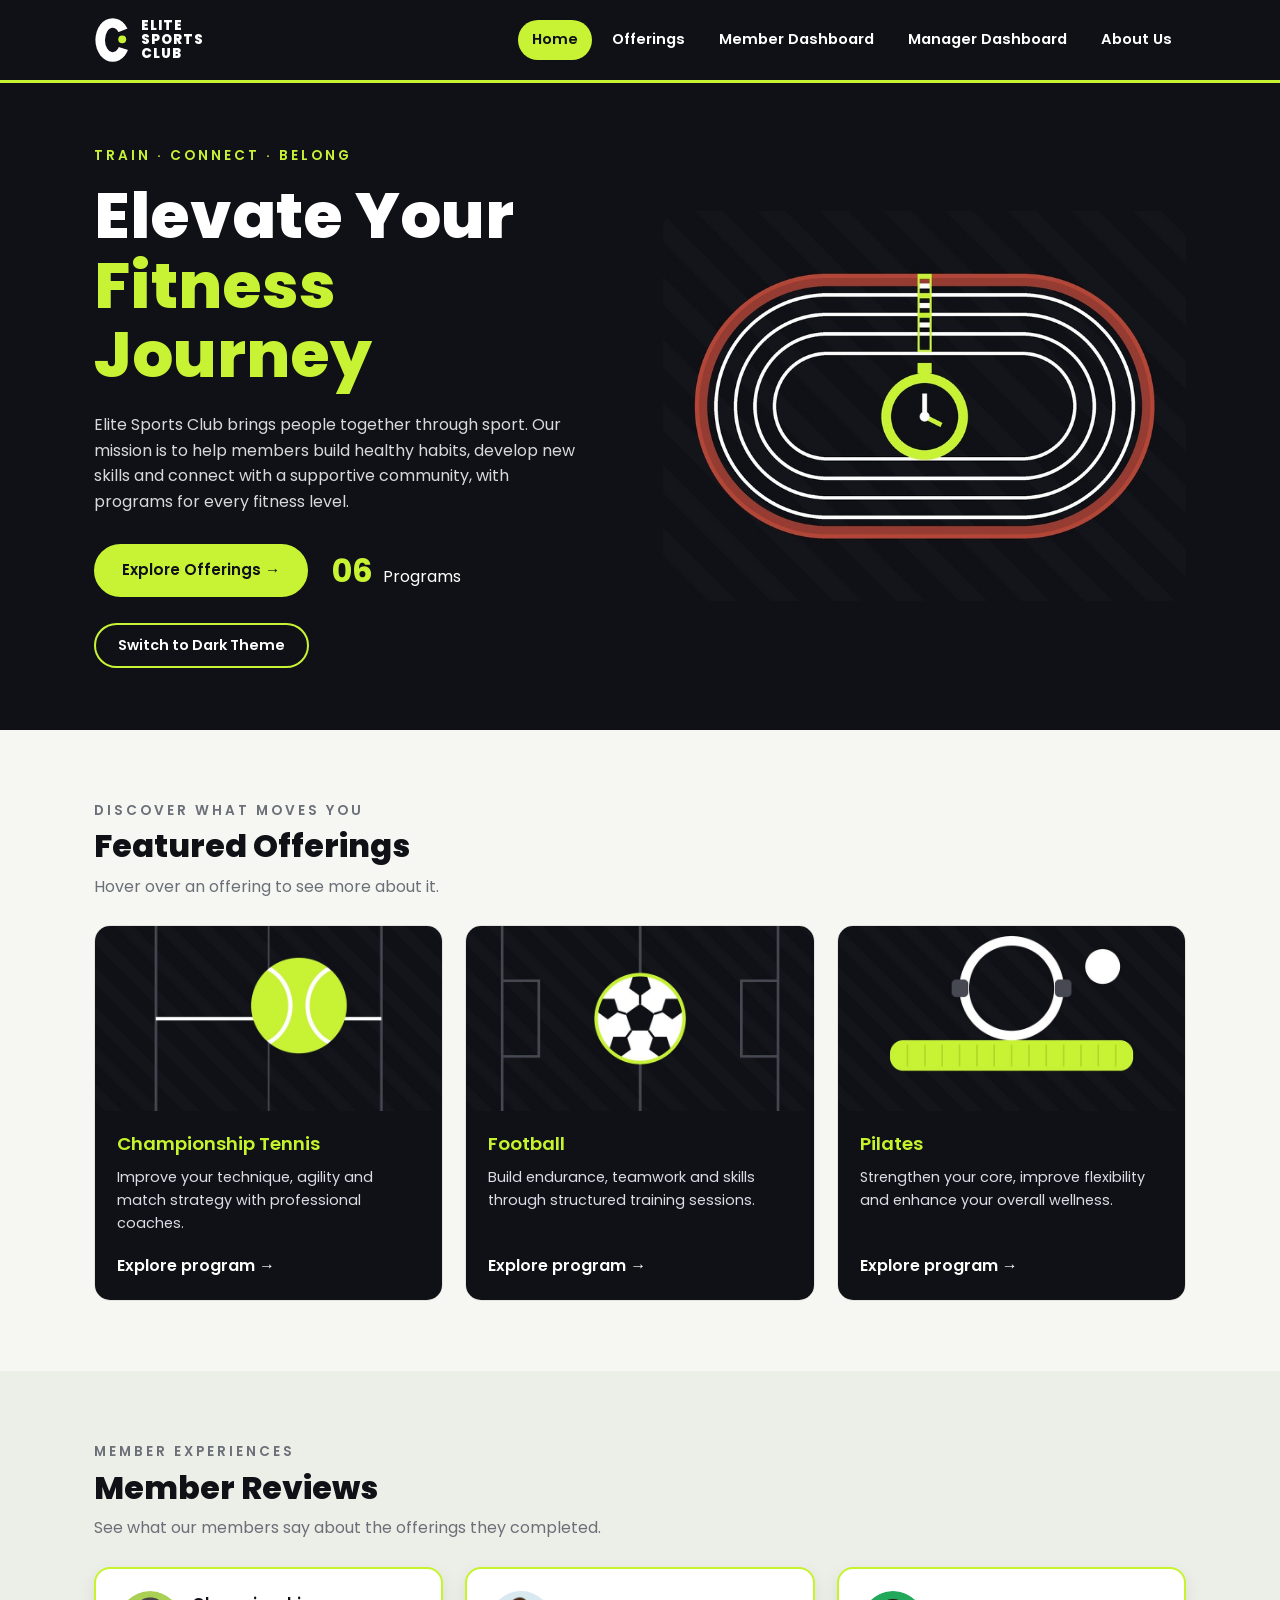
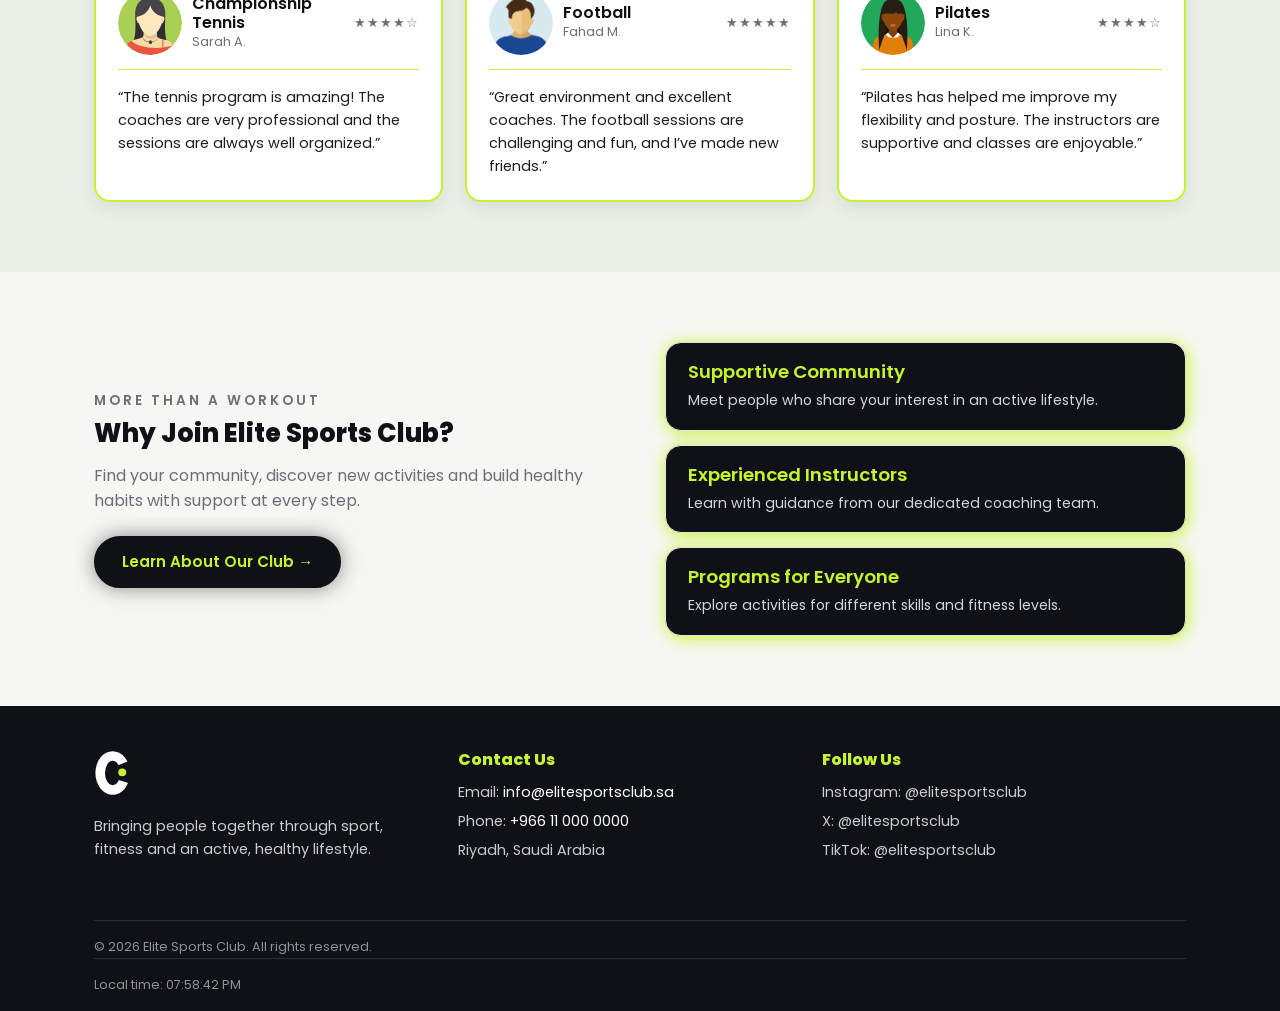
<file: index.html>
<!DOCTYPE html>
<html lang="en">
<head>
  <meta charset="utf-8">
  <meta name="viewport" content="width=device-width, initial-scale=1">
  <title>Home | Elite Sports Club</title>
  <link rel="preconnect" href="https://fonts.googleapis.com">
  <link rel="preconnect" href="https://fonts.gstatic.com" crossorigin>
  <link rel="stylesheet" href="https://fonts.googleapis.com/css2?family=Poppins:wght@400;600;800&amp;display=swap">
  <link rel="stylesheet" href="css/style.css">
</head>
<body>

  <header class="site-header">
    <div class="container header-inner">
      <a class="brand" href="index.html">
        <img src="images/logo.svg" alt="Elite Sports Club logo">
        <span class="brand-name">ELITE<br>SPORTS<br>CLUB</span>
      </a>
      <nav class="main-nav" aria-label="Main navigation">
        <ul>
          <li><a class="active" aria-current="page" href="index.html">Home</a></li>
          <li><a href="offerings.html">Offerings</a></li>
          <li><a href="member-dashboard.html">Member Dashboard</a></li>
          <li><a href="manager-dashboard.html">Manager Dashboard</a></li>
          <li><a href="about.html">About Us</a></li>
        </ul>
      </nav>
    </div>
  </header>

  <main class="home-main">
    <section class="home-hero">
      <div class="container hero-layout">
        <div class="hero-copy">
          <p class="eyebrow">Train · Connect · Belong</p>
          <h1>Elevate Your <span>Fitness Journey</span></h1>
          <p>Elite Sports Club brings people together through sport. Our mission is to help members build healthy habits, develop new skills and connect with a supportive community, with programs for every fitness level.</p>
          <div class="hero-actions">
            <a class="btn btn-primary" href="offerings.html">Explore Offerings &rarr;</a>
            <span class="hero-stat"><strong>06</strong> Programs</span>
          </div>
          <button class="theme-toggle" id="theme-toggle" type="button">Switch to Dark Theme</button>
        </div>
        <div class="hero-visual">
          <img src="images/running.jpg" alt="Running track illustration">
        </div>
      </div>
    </section>

    <section class="home-section container" aria-labelledby="programs-title">
      <div class="home-section-heading">
        <p class="eyebrow">Discover What Moves You</p>
        <h2 id="programs-title">Featured Offerings</h2>
        <p>Hover over an offering to see more about it.</p>
      </div>
      <div class="featured-programs">
        <article class="featured-card">
          <img src="images/tennis.jpg" alt="Tennis court illustration">
          <div class="featured-body">
            <h3>Championship Tennis</h3>
            <p>Improve your technique, agility and match strategy with professional coaches.</p>
            <div class="featured-more">
              <strong>Intermediate · 200 SR</strong>
              <span>Coach: Ethan Collins. Practice serves, footwork and friendly matches.</span>
            </div>
            <a href="offerings.html">Explore program &rarr;</a>
          </div>
        </article>
        <article class="featured-card">
          <img src="images/football.jpg" alt="Football pitch illustration">
          <div class="featured-body">
            <h3>Football</h3>
            <p>Build endurance, teamwork and skills through structured training sessions.</p>
            <div class="featured-more">
              <strong>All levels · 250 SR</strong>
              <span>Coach: Marcus Reed. Improve passing, ball control and teamwork.</span>
            </div>
            <a href="offerings.html">Explore program &rarr;</a>
          </div>
        </article>
        <article class="featured-card">
          <img src="images/pilates.jpg" alt="Pilates ring and mat illustration">
          <div class="featured-body">
            <h3>Pilates</h3>
            <p>Strengthen your core, improve flexibility and enhance your overall wellness.</p>
            <div class="featured-more">
              <strong>Beginner · 350 SR</strong>
              <span>Coach: Rachel Morgan. Low-impact classes for balance and posture.</span>
            </div>
            <a href="offerings.html">Explore program &rarr;</a>
          </div>
        </article>
      </div>
    </section>

    <section class="home-reviews" aria-labelledby="reviews-title">
      <div class="container home-section">
        <div class="home-section-heading">
          <p class="eyebrow">Member Experiences</p>
          <h2 id="reviews-title">Member Reviews</h2>
          <p>See what our members say about the offerings they completed.</p>
        </div>
        <div class="reviews-grid">
          <div class="review-card">
            <div class="review-top">
              <img class="review-pic" src="images/reviewer-sarah.svg" alt="Sarah A.">
              <div class="review-info">
                <h3>Championship Tennis</h3>
                <span>Sarah A.</span>
              </div>
              <p class="review-stars"><span aria-hidden="true">&#9733;&#9733;&#9733;&#9733;&#9734;</span> <span class="visually-hidden">Rating: 4 out of 5</span></p>
            </div>
            <p>&ldquo;The tennis program is amazing! The coaches are very professional and the sessions are always well organized.&rdquo;</p>
          </div>
          <div class="review-card">
            <div class="review-top">
              <img class="review-pic" src="images/reviewer-fahad.png" alt="Fahad M.">
              <div class="review-info">
                <h3>Football</h3>
                <span>Fahad M.</span>
              </div>
              <p class="review-stars"><span aria-hidden="true">&#9733;&#9733;&#9733;&#9733;&#9733;</span> <span class="visually-hidden">Rating: 5 out of 5</span></p>
            </div>
            <p>&ldquo;Great environment and excellent coaches. The football sessions are challenging and fun, and I&rsquo;ve made new friends.&rdquo;</p>
          </div>
          <div class="review-card">
            <div class="review-top">
              <img class="review-pic" src="images/reviewer-lina.png" alt="Lina K.">
              <div class="review-info">
                <h3>Pilates</h3>
                <span>Lina K.</span>
              </div>
              <p class="review-stars"><span aria-hidden="true">&#9733;&#9733;&#9733;&#9733;&#9734;</span> <span class="visually-hidden">Rating: 4 out of 5</span></p>
            </div>
            <p>&ldquo;Pilates has helped me improve my flexibility and posture. The instructors are supportive and classes are enjoyable.&rdquo;</p>
          </div>
        </div>
      </div>
    </section>

    <section class="home-section container home-extra" aria-labelledby="extra-title">
      <div>
        <p class="eyebrow">More Than a Workout</p>
        <h2 id="extra-title">Why Join Elite Sports Club?</h2>
        <p>Find your community, discover new activities and build healthy habits with support at every step.</p>
        <a class="btn btn-dark" href="about.html">Learn About Our Club &rarr;</a>
      </div>
      <div class="extra-benefits">
        <div class="card">
          <h3>Supportive Community</h3>
          <p>Meet people who share your interest in an active lifestyle.</p>
        </div>
        <div class="card">
          <h3>Experienced Instructors</h3>
          <p>Learn with guidance from our dedicated coaching team.</p>
        </div>
        <div class="card">
          <h3>Programs for Everyone</h3>
          <p>Explore activities for different skills and fitness levels.</p>
        </div>
      </div>
    </section>
  </main>

  <footer class="site-footer">
    <div class="container footer-inner">
      <div class="footer-col footer-brand">
        <img src="images/logo.svg" alt="Elite Sports Club logo">
        <p>Bringing people together through sport, fitness and an active, healthy lifestyle.</p>
      </div>
      <div class="footer-col">
        <h2>Contact Us</h2>
        <ul>
          <li>Email: <a href="mailto:info@elitesportsclub.sa">info@elitesportsclub.sa</a></li>
          <li>Phone: <a href="tel:+966110000000">+966 11 000 0000</a></li>
          <li>Riyadh, Saudi Arabia</li>
        </ul>
      </div>
      <div class="footer-col">
        <h2>Follow Us</h2>
        <ul>
          <li>Instagram: @elitesportsclub</li>
          <li>X: @elitesportsclub</li>
          <li>TikTok: @elitesportsclub</li>
        </ul>
      </div>
    </div>
    <div class="container footer-bottom">
      <p>&copy; 2026 Elite Sports Club. All rights reserved.</p>
      <!-- Part 2: JavaScript live clock -->
      <p class="footer-clock">Local time: <time id="live-clock" aria-label="Current local time">--:--:--</time></p>
    </div>
  </footer>

  <!-- Part 2: Back to Top appears after scrolling -->
  <button id="back-to-top" class="back-to-top" type="button" aria-label="Back to top" hidden>↑ Back to Top</button>

  <script src="js/theme.js"></script>
  <script src="js/home-part2.js"></script>

</body>
</html>
</file>
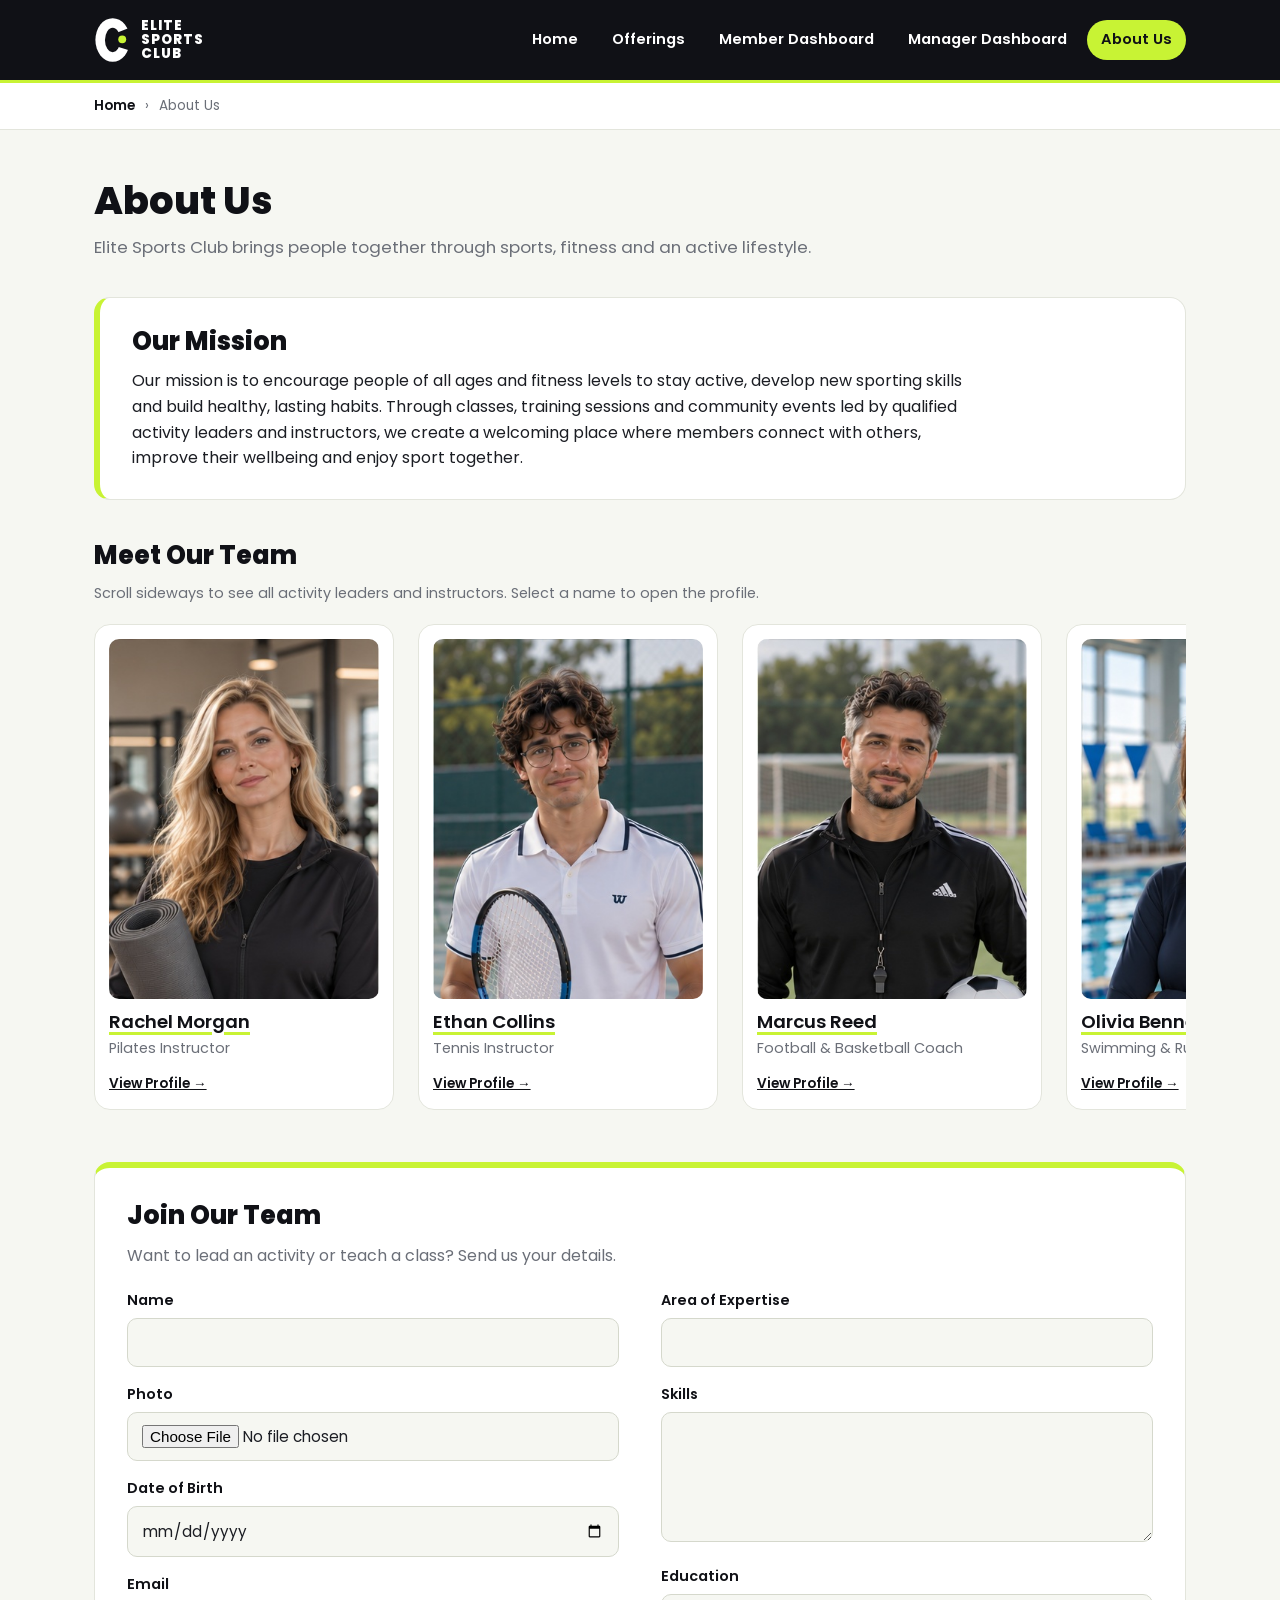
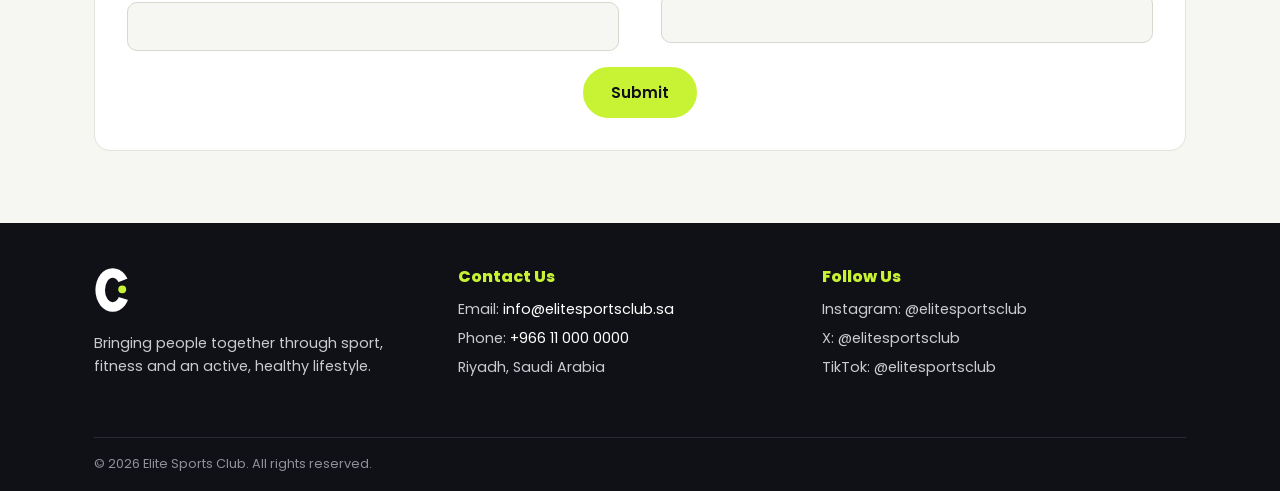
<file: about.html>
<!DOCTYPE html>
<html lang="en">
<head>
  <meta charset="utf-8">
  <meta name="viewport" content="width=device-width, initial-scale=1">
  <title>About Us | Elite Sports Club</title>
  <link rel="preconnect" href="https://fonts.googleapis.com">
  <link rel="preconnect" href="https://fonts.gstatic.com" crossorigin>
  <link rel="stylesheet" href="https://fonts.googleapis.com/css2?family=Poppins:wght@400;600;800&amp;display=swap">
  <link rel="stylesheet" href="css/style.css">
</head>
<body>

  <header class="site-header">
    <div class="container header-inner">
      <a class="brand" href="index.html">
        <img src="images/logo.svg" alt="Elite Sports Club logo">
        <span class="brand-name">ELITE<br>SPORTS<br>CLUB</span>
      </a>
      <nav class="main-nav" aria-label="Main navigation">
        <ul>
          <li><a href="index.html">Home</a></li>
          <li><a href="offerings.html">Offerings</a></li>
          <li><a href="member-dashboard.html">Member Dashboard</a></li>
          <li><a href="manager-dashboard.html">Manager Dashboard</a></li>
          <li><a class="active" aria-current="page" href="about.html">About Us</a></li>
        </ul>
      </nav>
    </div>
  </header>

  <nav class="breadcrumb" aria-label="Breadcrumb">
    <ol class="container">
      <li><a href="index.html">Home</a></li>
      <li aria-current="page">About Us</li>
    </ol>
  </nav>

<main class="container">

  <section class="page-heading">
    <h1>About Us</h1>
    <p class="page-intro">Elite Sports Club brings people together through sports, fitness and an active lifestyle.</p>
  </section>

  <section class="about-mission">
    <h2>Our Mission</h2>
    <p>Our mission is to encourage people of all ages and fitness levels to stay active, develop new sporting skills and build healthy, lasting habits. Through classes, training sessions and community events led by qualified activity leaders and instructors, we create a welcoming place where members connect with others, improve their wellbeing and enjoy sport together.</p>
  </section>


  <section class="team-section" aria-labelledby="team-title">
    <h2 id="team-title">Meet Our Team</h2>
    <p class="team-hint">Scroll sideways to see all activity leaders and instructors. Select a name to open the profile.</p>
    <div class="instructors-list">
        <article class="instructor-card">
          <a class="instructor-photo-link" href="instructor-1.html"><img src="images/instructor-1-rachel-morgan.jpg" alt="Rachel Morgan"></a>
          <h3><a class="profile-link" href="instructor-1.html">Rachel Morgan</a></h3>
          <p class="instructor-specialty">Pilates Instructor</p>
          <a class="view-profile" href="instructor-1.html">View Profile &rarr;</a>
        </article>
        <article class="instructor-card">
          <a class="instructor-photo-link" href="instructor-2.html"><img src="images/instructor-2-ethan-collins.jpg" alt="Ethan Collins"></a>
          <h3><a class="profile-link" href="instructor-2.html">Ethan Collins</a></h3>
          <p class="instructor-specialty">Tennis Instructor</p>
          <a class="view-profile" href="instructor-2.html">View Profile &rarr;</a>
        </article>
        <article class="instructor-card">
          <a class="instructor-photo-link" href="instructor-3.html"><img src="images/instructor-3-marcus-reed.jpg" alt="Marcus Reed"></a>
          <h3><a class="profile-link" href="instructor-3.html">Marcus Reed</a></h3>
          <p class="instructor-specialty">Football &amp; Basketball Coach</p>
          <a class="view-profile" href="instructor-3.html">View Profile &rarr;</a>
        </article>
        <article class="instructor-card">
          <a class="instructor-photo-link" href="instructor-4.html"><img src="images/instructor-4-olivia-bennett.jpg" alt="Olivia Bennett"></a>
          <h3><a class="profile-link" href="instructor-4.html">Olivia Bennett</a></h3>
          <p class="instructor-specialty">Swimming &amp; Running Coach</p>
          <a class="view-profile" href="instructor-4.html">View Profile &rarr;</a>
        </article>
    </div>
  </section>


  <section class="join-team-section" aria-labelledby="join-title">
    <h2 id="join-title">Join Our Team</h2>
    <p class="join-intro">Want to lead an activity or teach a class? Send us your details.</p>

    <form id="join-team-form" action="about.html" method="post" enctype="multipart/form-data">

      <div class="join-team-grid">

    <div class="form-column">
        <div class="form-group">
            <label for="name">Name</label>
            <input type="text" id="name" name="name" >
        </div>

        <div class="form-group">
            <label for="photo">Photo</label>
            <input type="file" id="photo" name="photo" accept="image/*" >
        </div>

        <div class="form-group">
            <label for="birth-date">Date of Birth</label>
            <input type="date" id="birth-date" name="birth-date" >
        </div>

        <div class="form-group">
            <label for="email">Email</label>
            <input type="email" id="email" name="email" >
        </div>
    </div>

    <div class="form-column">
        <div class="form-group">
            <label for="expertise">Area of Expertise</label>
            <input type="text" id="expertise" name="expertise" >
        </div>

        <div class="form-group">
            <label for="skills">Skills</label>
            <textarea id="skills" name="skills" rows="3" ></textarea>
        </div>

        <div class="form-group">
            <label for="education">Education</label>
            <input type="text" id="education" name="education" >
        </div>
    </div>

</div>

      <button class="btn btn-primary" type="submit">Submit</button>

    </form>
  </section>

</main>

  <footer class="site-footer">
    <div class="container footer-inner">
      <div class="footer-col footer-brand">
        <img src="images/logo.svg" alt="Elite Sports Club logo">
        <p>Bringing people together through sport, fitness and an active, healthy lifestyle.</p>
      </div>
      <div class="footer-col">
        <h2>Contact Us</h2>
        <ul>
          <li>Email: <a href="mailto:info@elitesportsclub.sa">info@elitesportsclub.sa</a></li>
          <li>Phone: <a href="tel:+966110000000">+966 11 000 0000</a></li>
          <li>Riyadh, Saudi Arabia</li>
        </ul>
      </div>
      <div class="footer-col">
        <h2>Follow Us</h2>
        <ul>
          <li>Instagram: @elitesportsclub</li>
          <li>X: @elitesportsclub</li>
          <li>TikTok: @elitesportsclub</li>
        </ul>
      </div>
    </div>
    <div class="container footer-bottom">
      <p>&copy; 2026 Elite Sports Club. All rights reserved.</p>
    </div>
  </footer>
  
  
  <script src="js/about.js"></script>

  <script src="js/theme.js"></script>
</body>
</html>
</file>
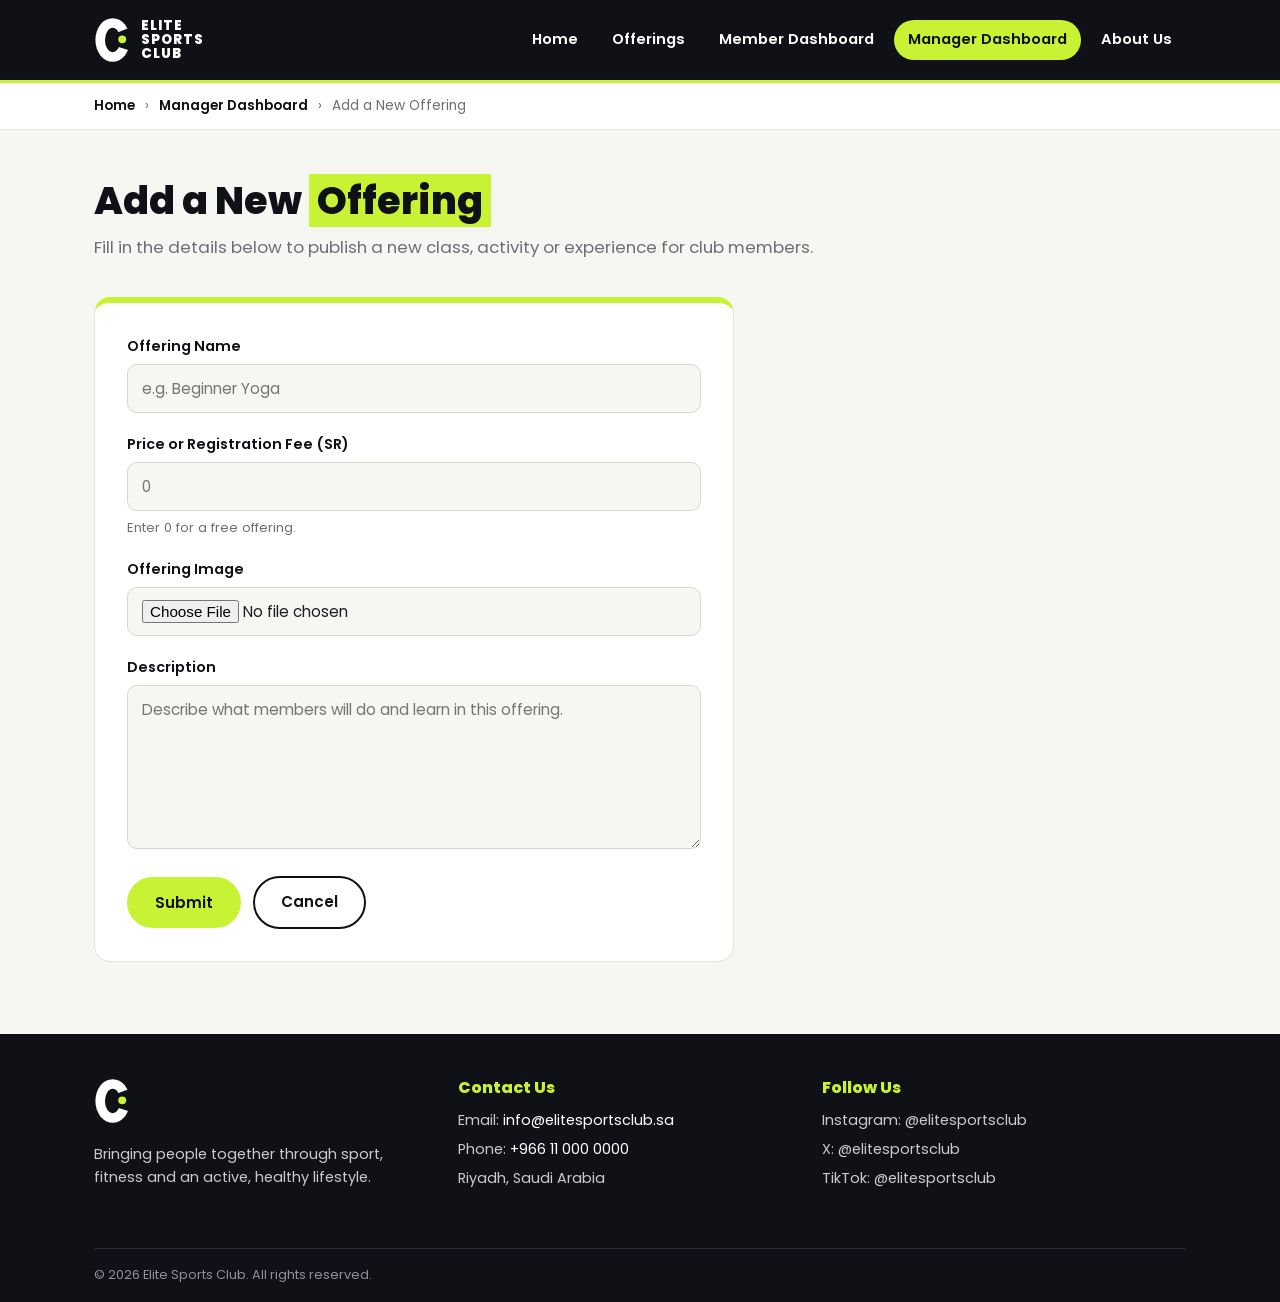
<file: add-offering.html>
<!DOCTYPE html>
<html lang="en">
<head>
  <meta charset="utf-8">
  <meta name="viewport" content="width=device-width, initial-scale=1">
  <title>Add a New Offering | Elite Sports Club</title>
  <link rel="preconnect" href="https://fonts.googleapis.com">
  <link rel="preconnect" href="https://fonts.gstatic.com" crossorigin>
  <link rel="stylesheet" href="https://fonts.googleapis.com/css2?family=Poppins:wght@400;600;800&amp;display=swap">
  <link rel="stylesheet" href="css/style.css">
</head>
<body>

  <header class="site-header">
    <div class="container header-inner">
      <a class="brand" href="index.html">
        <img src="images/logo.svg" alt="Elite Sports Club logo">
        <span class="brand-name">ELITE<br>SPORTS<br>CLUB</span>
      </a>
      <nav class="main-nav" aria-label="Main navigation">
        <ul>
          <li><a href="index.html">Home</a></li>
          <li><a href="offerings.html">Offerings</a></li>
          <li><a href="member-dashboard.html">Member Dashboard</a></li>
          <li><a class="active" href="manager-dashboard.html">Manager Dashboard</a></li>
          <li><a href="about.html">About Us</a></li>
        </ul>
      </nav>
    </div>
  </header>

  <nav class="breadcrumb" aria-label="Breadcrumb">
    <ol class="container">
      <li><a href="index.html">Home</a></li>
      <li><a href="manager-dashboard.html">Manager Dashboard</a></li>
      <li aria-current="page">Add a New Offering</li>
    </ol>
  </nav>

<main class="container">
    <section class="page-heading">
      <h1>Add a New <span>Offering</span></h1>
      <p class="page-intro">Fill in the details below to publish a new class, activity or experience for club members.</p>
    </section>

    <form id="add-offering-form" class="form-card add-offering-form" action="manager-dashboard.html" method="post" enctype="multipart/form-data">
      <div class="form-group">
        <label for="offering-name">Offering Name</label>
        <input type="text" id="offering-name" name="offering-name" placeholder="e.g. Beginner Yoga" >
      </div>

      <div class="form-group">
        <label for="offering-price">Price or Registration Fee (SR)</label>
        <input type="text" id="offering-price" name="offering-price" placeholder="0">
        <p class="field-hint">Enter 0 for a free offering.</p>
      </div>

      <div class="form-group">
        <label for="offering-image">Offering Image</label>
        <input type="file" id="offering-image" name="offering-image" accept="image/*" >
      </div>

      <div class="form-group">
        <label for="offering-description">Description</label>
        <textarea id="offering-description" name="offering-description" rows="6" placeholder="Describe what members will do and learn in this offering." ></textarea>
      </div>

      <div class="form-actions">
        <button class="btn btn-primary" type="submit">Submit</button>
        <a class="btn btn-outline" href="manager-dashboard.html">Cancel</a>
      </div>
    </form>

  </main>

  <footer class="site-footer">
    <div class="container footer-inner">
      <div class="footer-col footer-brand">
        <img src="images/logo.svg" alt="Elite Sports Club logo">
        <p>Bringing people together through sport, fitness and an active, healthy lifestyle.</p>
      </div>
      <div class="footer-col">
        <h2>Contact Us</h2>
        <ul>
          <li>Email: <a href="mailto:info@elitesportsclub.sa">info@elitesportsclub.sa</a></li>
          <li>Phone: <a href="tel:+966110000000">+966 11 000 0000</a></li>
          <li>Riyadh, Saudi Arabia</li>
        </ul>
      </div>
      <div class="footer-col">
        <h2>Follow Us</h2>
        <ul>
          <li>Instagram: @elitesportsclub</li>
          <li>X: @elitesportsclub</li>
          <li>TikTok: @elitesportsclub</li>
        </ul>
      </div>
    </div>
    <div class="container footer-bottom">
      <p>&copy; 2026 Elite Sports Club. All rights reserved.</p>
    </div>
  </footer>
  
  <script src="js/add-offering.js"></script>

  <script src="js/theme.js"></script>
</body>
</html>
</file>
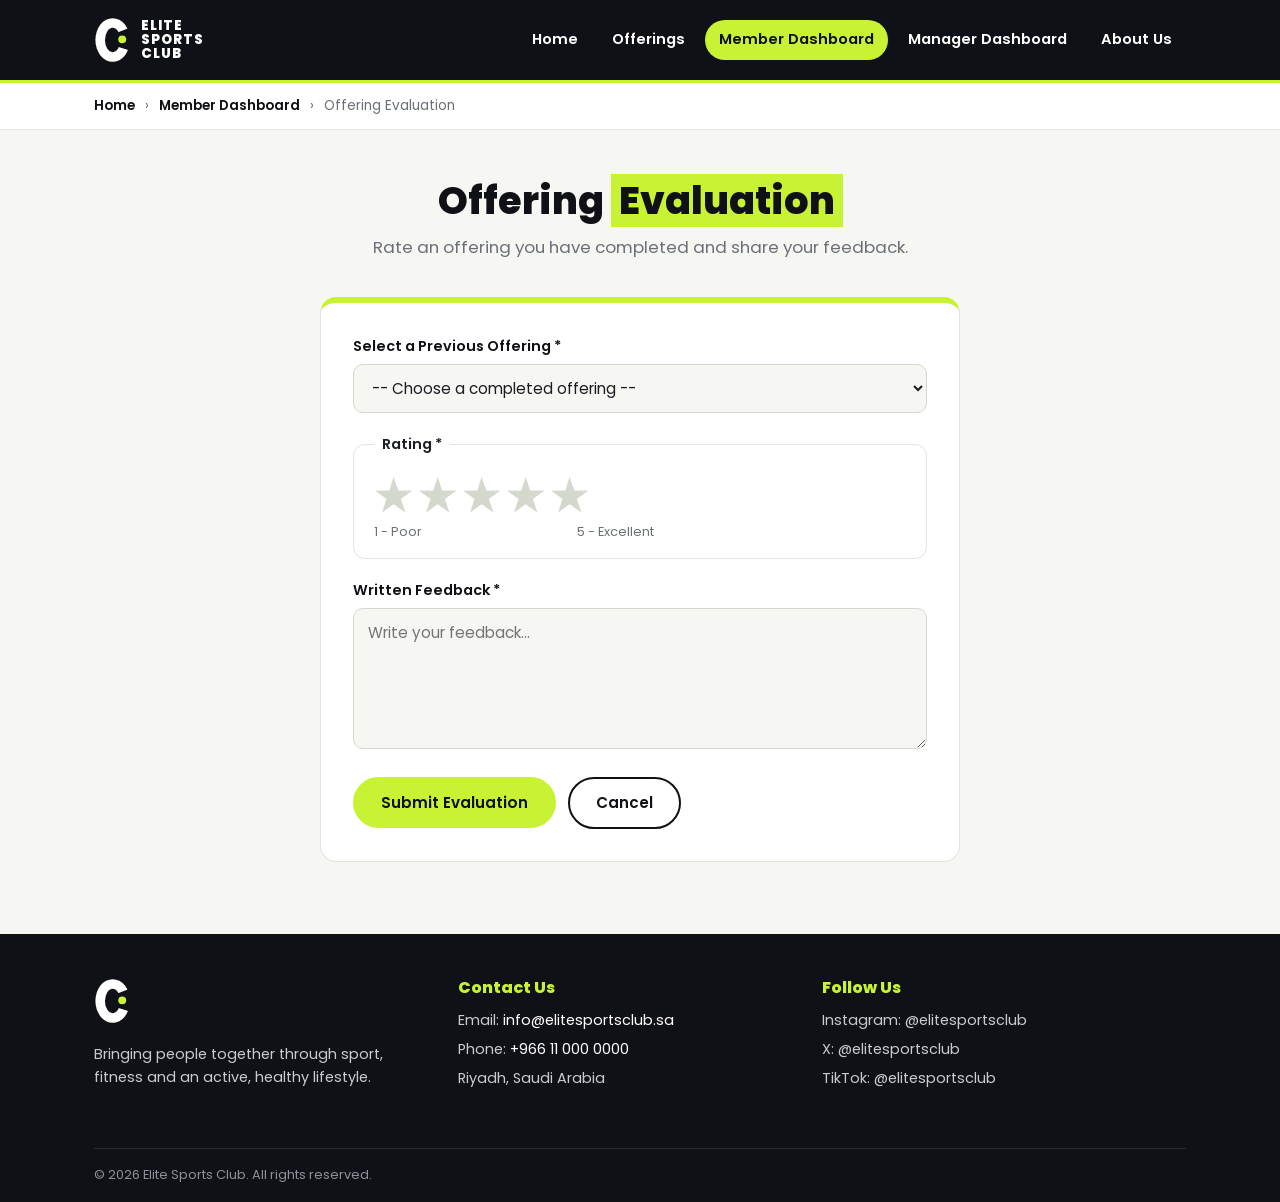
<file: evaluation.html>
<!DOCTYPE html>
<html lang="en">
<head>
  <meta charset="utf-8">
  <meta name="viewport" content="width=device-width, initial-scale=1">
  <title>Offering Evaluation | Elite Sports Club</title>
  <link rel="preconnect" href="https://fonts.googleapis.com">
  <link rel="preconnect" href="https://fonts.gstatic.com" crossorigin>
  <link rel="stylesheet" href="https://fonts.googleapis.com/css2?family=Poppins:wght@400;600;800&amp;display=swap">
  <link rel="stylesheet" href="css/style.css">
</head>
<body>

  <header class="site-header">
    <div class="container header-inner">
      <a class="brand" href="index.html">
        <img src="images/logo.svg" alt="Elite Sports Club logo">
        <span class="brand-name">ELITE<br>SPORTS<br>CLUB</span>
      </a>
      <nav class="main-nav" aria-label="Main navigation">
        <ul>
          <li><a href="index.html">Home</a></li>
          <li><a href="offerings.html">Offerings</a></li>
          <li><a class="active" href="member-dashboard.html">Member Dashboard</a></li>
          <li><a href="manager-dashboard.html">Manager Dashboard</a></li>
          <li><a href="about.html">About Us</a></li>
        </ul>
      </nav>
    </div>
  </header>

  <nav class="breadcrumb" aria-label="Breadcrumb">
    <ol class="container">
      <li><a href="index.html">Home</a></li>
      <li><a href="member-dashboard.html">Member Dashboard</a></li>
      <li aria-current="page">Offering Evaluation</li>
    </ol>
  </nav>

<main class="container">
    <section class="page-heading evaluation-heading">
      <h1>Offering <span>Evaluation</span></h1>
      <p class="page-intro">Rate an offering you have completed and share your feedback.</p>
    </section>

    <form id="evaluation-form" class="form-card evaluation-form" action="member-dashboard.html" method="post">
      <div class="form-group">
        <label for="eval-offering">Select a Previous Offering *</label>
        <select id="eval-offering" name="offering">
          <option value="">-- Choose a completed offering --</option>
          <option value="tennis">Championship Tennis</option>
          <option value="swimming">Swimming</option>
          <option value="running">Morning Running Club</option>
        </select>
      </div>

      <fieldset class="rating-group">
        <legend>Rating *</legend>
        <div class="star-rating">
          <input type="radio" id="rate-5" name="rating" value="5">
          <label for="rate-5"><span class="visually-hidden">5 stars - Excellent</span></label>
          <input type="radio" id="rate-4" name="rating" value="4">
          <label for="rate-4"><span class="visually-hidden">4 stars - Very good</span></label>
          <input type="radio" id="rate-3" name="rating" value="3">
          <label for="rate-3"><span class="visually-hidden">3 stars - Good</span></label>
          <input type="radio" id="rate-2" name="rating" value="2">
          <label for="rate-2"><span class="visually-hidden">2 stars - Fair</span></label>
          <input type="radio" id="rate-1" name="rating" value="1">
          <label for="rate-1"><span class="visually-hidden">1 star - Poor</span></label>
        </div>
        <p class="rating-labels"><span>1 - Poor</span><span>5 - Excellent</span></p>
      </fieldset>

      <div class="form-group">
        <label for="eval-feedback">Written Feedback *</label>
        <textarea id="eval-feedback" name="feedback" rows="5" placeholder="Write your feedback..."></textarea>
      </div>

      <div class="form-actions">
        <button class="btn btn-primary" type="submit">Submit Evaluation</button>
        <a class="btn btn-outline" href="member-dashboard.html">Cancel</a>
      </div>
    </form>
  </main>

  <footer class="site-footer">
    <div class="container footer-inner">
      <div class="footer-col footer-brand">
        <img src="images/logo.svg" alt="Elite Sports Club logo">
        <p>Bringing people together through sport, fitness and an active, healthy lifestyle.</p>
      </div>
      <div class="footer-col">
        <h2>Contact Us</h2>
        <ul>
          <li>Email: <a href="mailto:info@elitesportsclub.sa">info@elitesportsclub.sa</a></li>
          <li>Phone: <a href="tel:+966110000000">+966 11 000 0000</a></li>
          <li>Riyadh, Saudi Arabia</li>
        </ul>
      </div>
      <div class="footer-col">
        <h2>Follow Us</h2>
        <ul>
          <li>Instagram: @elitesportsclub</li>
          <li>X: @elitesportsclub</li>
          <li>TikTok: @elitesportsclub</li>
        </ul>
      </div>
    </div>
    <div class="container footer-bottom">
      <p>&copy; 2026 Elite Sports Club. All rights reserved.</p>
    </div>
  </footer>

  <script src="js/evaluation.js"></script>
  <script src="js/theme.js"></script>
</body>
</html>
</file>
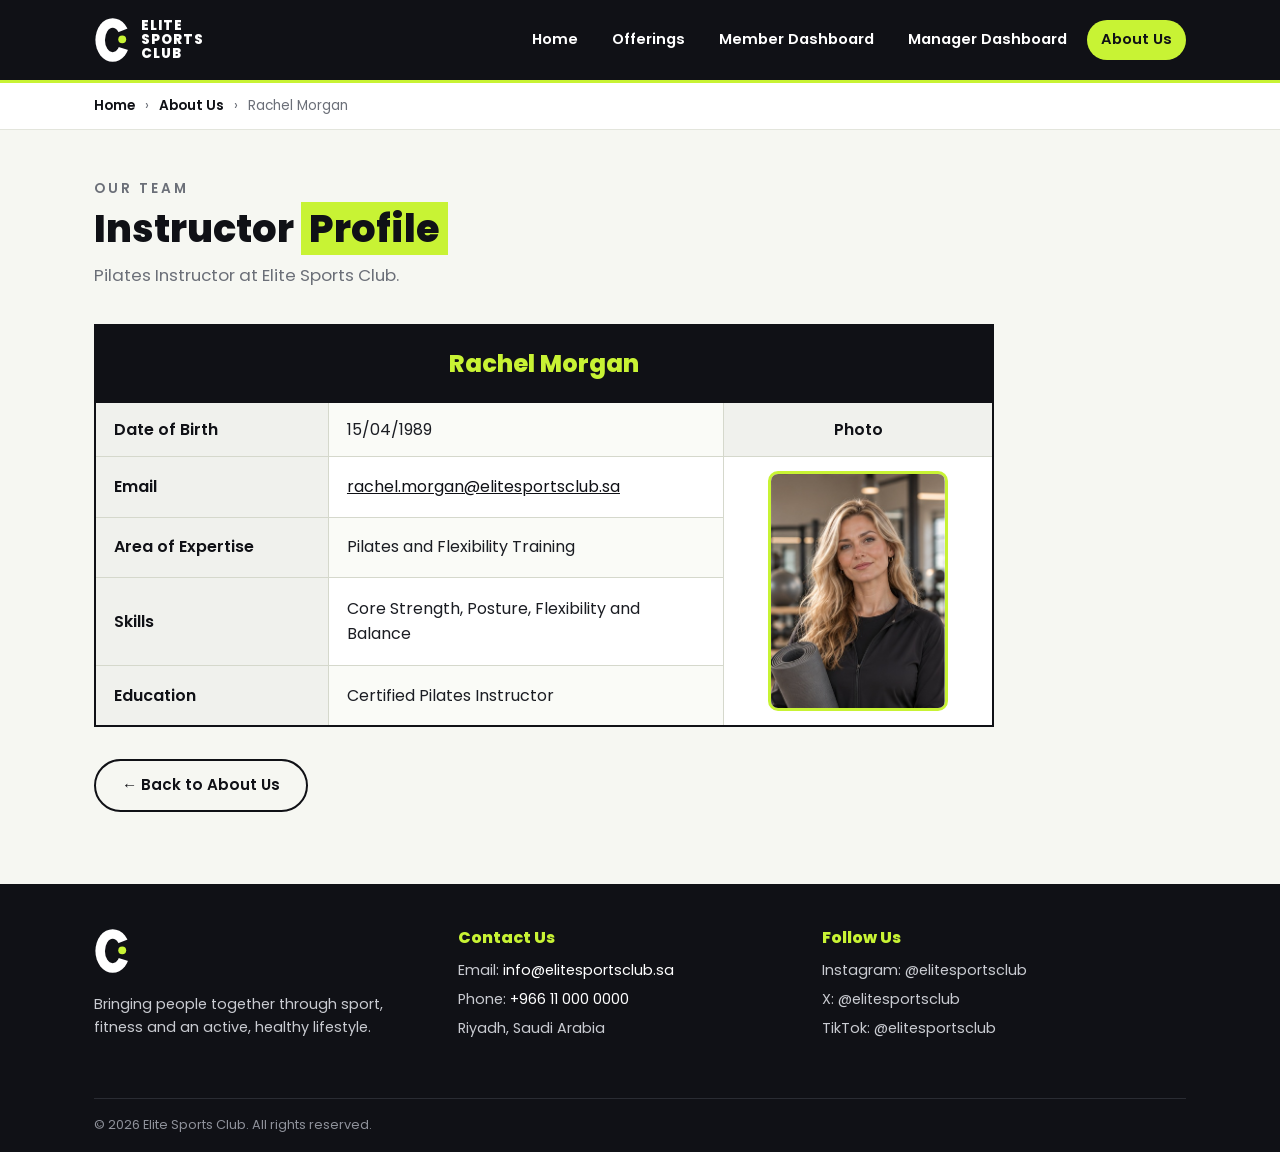
<file: instructor-1.html>
<!DOCTYPE html>
<html lang="en">
<head>
  <meta charset="utf-8">
  <meta name="viewport" content="width=device-width, initial-scale=1">
  <title>Rachel Morgan – Instructor Profile | Elite Sports Club</title>
  <link rel="preconnect" href="https://fonts.googleapis.com">
  <link rel="preconnect" href="https://fonts.gstatic.com" crossorigin>
  <link rel="stylesheet" href="https://fonts.googleapis.com/css2?family=Poppins:wght@400;600;800&amp;display=swap">
  <link rel="stylesheet" href="css/style.css">
</head>
<body>

  <header class="site-header">
    <div class="container header-inner">
      <a class="brand" href="index.html">
        <img src="images/logo.svg" alt="Elite Sports Club logo">
        <span class="brand-name">ELITE<br>SPORTS<br>CLUB</span>
      </a>
      <nav class="main-nav" aria-label="Main navigation">
        <ul>
          <li><a href="index.html">Home</a></li>
          <li><a href="offerings.html">Offerings</a></li>
          <li><a href="member-dashboard.html">Member Dashboard</a></li>
          <li><a href="manager-dashboard.html">Manager Dashboard</a></li>
          <li><a class="active" href="about.html">About Us</a></li>
        </ul>
      </nav>
    </div>
  </header>

  <nav class="breadcrumb" aria-label="Breadcrumb">
    <ol class="container">
      <li><a href="index.html">Home</a></li>
      <li><a href="about.html">About Us</a></li>
      <li aria-current="page">Rachel Morgan</li>
    </ol>
  </nav>

  <main class="container">
    <section class="page-heading">
      <p class="eyebrow">Our Team</p>
      <h1>Instructor <span>Profile</span></h1>
      <p class="page-intro">Pilates Instructor at Elite Sports Club.</p>
    </section>

    <div class="instructor-profile">
      <table class="instructor-profile-table">
        <caption class="visually-hidden">Profile of Rachel Morgan</caption>
        <tr class="instructor-name-row">
          <th colspan="3">Rachel Morgan</th>
        </tr>
        <tr>
          <th scope="row">Date of Birth</th>
          <td>15/04/1989</td>
          <th scope="col" class="photo-label">Photo</th>
        </tr>
        <tr>
          <th scope="row">Email</th>
          <td><a href="mailto:rachel.morgan@elitesportsclub.sa">rachel.morgan@elitesportsclub.sa</a></td>
          <td class="profile-photo-cell" rowspan="4"><img class="profile-photo" src="images/instructor-1-rachel-morgan.jpg" alt="Photo of Rachel Morgan"></td>
        </tr>
        <tr>
          <th scope="row">Area of Expertise</th>
          <td>Pilates and Flexibility Training</td>
        </tr>
        <tr>
          <th scope="row">Skills</th>
          <td>Core Strength, Posture, Flexibility and Balance</td>
        </tr>
        <tr>
          <th scope="row">Education</th>
          <td>Certified Pilates Instructor</td>
        </tr>
      </table>
      <a class="btn btn-outline profile-back" href="about.html">&larr; Back to About Us</a>
    </div>
  </main>

  <footer class="site-footer">
    <div class="container footer-inner">
      <div class="footer-col footer-brand">
        <img src="images/logo.svg" alt="Elite Sports Club logo">
        <p>Bringing people together through sport, fitness and an active, healthy lifestyle.</p>
      </div>
      <div class="footer-col">
        <h2>Contact Us</h2>
        <ul>
          <li>Email: <a href="mailto:info@elitesportsclub.sa">info@elitesportsclub.sa</a></li>
          <li>Phone: <a href="tel:+966110000000">+966 11 000 0000</a></li>
          <li>Riyadh, Saudi Arabia</li>
        </ul>
      </div>
      <div class="footer-col">
        <h2>Follow Us</h2>
        <ul>
          <li>Instagram: @elitesportsclub</li>
          <li>X: @elitesportsclub</li>
          <li>TikTok: @elitesportsclub</li>
        </ul>
      </div>
    </div>
    <div class="container footer-bottom">
      <p>&copy; 2026 Elite Sports Club. All rights reserved.</p>
    </div>
  </footer>

  <script src="js/theme.js"></script>
</body>
</html>
</file>
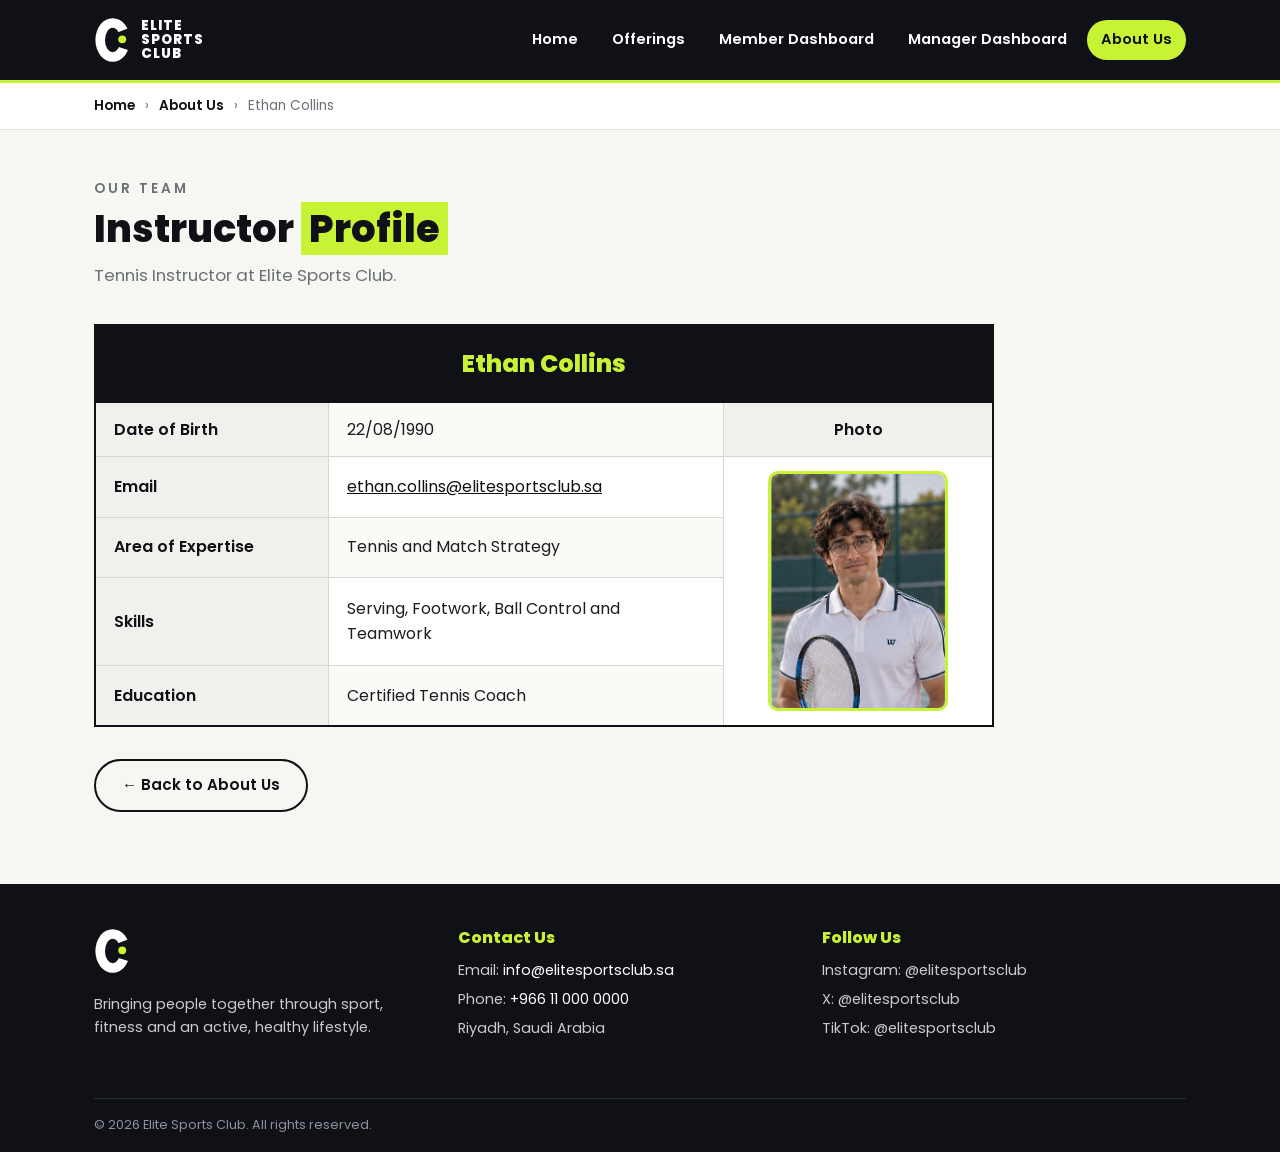
<file: instructor-2.html>
<!DOCTYPE html>
<html lang="en">
<head>
  <meta charset="utf-8">
  <meta name="viewport" content="width=device-width, initial-scale=1">
  <title>Ethan Collins – Instructor Profile | Elite Sports Club</title>
  <link rel="preconnect" href="https://fonts.googleapis.com">
  <link rel="preconnect" href="https://fonts.gstatic.com" crossorigin>
  <link rel="stylesheet" href="https://fonts.googleapis.com/css2?family=Poppins:wght@400;600;800&amp;display=swap">
  <link rel="stylesheet" href="css/style.css">
</head>
<body>

  <header class="site-header">
    <div class="container header-inner">
      <a class="brand" href="index.html">
        <img src="images/logo.svg" alt="Elite Sports Club logo">
        <span class="brand-name">ELITE<br>SPORTS<br>CLUB</span>
      </a>
      <nav class="main-nav" aria-label="Main navigation">
        <ul>
          <li><a href="index.html">Home</a></li>
          <li><a href="offerings.html">Offerings</a></li>
          <li><a href="member-dashboard.html">Member Dashboard</a></li>
          <li><a href="manager-dashboard.html">Manager Dashboard</a></li>
          <li><a class="active" href="about.html">About Us</a></li>
        </ul>
      </nav>
    </div>
  </header>

  <nav class="breadcrumb" aria-label="Breadcrumb">
    <ol class="container">
      <li><a href="index.html">Home</a></li>
      <li><a href="about.html">About Us</a></li>
      <li aria-current="page">Ethan Collins</li>
    </ol>
  </nav>

  <main class="container">
    <section class="page-heading">
      <p class="eyebrow">Our Team</p>
      <h1>Instructor <span>Profile</span></h1>
      <p class="page-intro">Tennis Instructor at Elite Sports Club.</p>
    </section>

    <div class="instructor-profile">
      <table class="instructor-profile-table">
        <caption class="visually-hidden">Profile of Ethan Collins</caption>
        <tr class="instructor-name-row">
          <th colspan="3">Ethan Collins</th>
        </tr>
        <tr>
          <th scope="row">Date of Birth</th>
          <td>22/08/1990</td>
          <th scope="col" class="photo-label">Photo</th>
        </tr>
        <tr>
          <th scope="row">Email</th>
          <td><a href="mailto:ethan.collins@elitesportsclub.sa">ethan.collins@elitesportsclub.sa</a></td>
          <td class="profile-photo-cell" rowspan="4"><img class="profile-photo" src="images/instructor-2-ethan-collins.jpg" alt="Photo of Ethan Collins"></td>
        </tr>
        <tr>
          <th scope="row">Area of Expertise</th>
          <td>Tennis and Match Strategy</td>
        </tr>
        <tr>
          <th scope="row">Skills</th>
          <td>Serving, Footwork, Ball Control and Teamwork</td>
        </tr>
        <tr>
          <th scope="row">Education</th>
          <td>Certified Tennis Coach</td>
        </tr>
      </table>
      <a class="btn btn-outline profile-back" href="about.html">&larr; Back to About Us</a>
    </div>
  </main>

  <footer class="site-footer">
    <div class="container footer-inner">
      <div class="footer-col footer-brand">
        <img src="images/logo.svg" alt="Elite Sports Club logo">
        <p>Bringing people together through sport, fitness and an active, healthy lifestyle.</p>
      </div>
      <div class="footer-col">
        <h2>Contact Us</h2>
        <ul>
          <li>Email: <a href="mailto:info@elitesportsclub.sa">info@elitesportsclub.sa</a></li>
          <li>Phone: <a href="tel:+966110000000">+966 11 000 0000</a></li>
          <li>Riyadh, Saudi Arabia</li>
        </ul>
      </div>
      <div class="footer-col">
        <h2>Follow Us</h2>
        <ul>
          <li>Instagram: @elitesportsclub</li>
          <li>X: @elitesportsclub</li>
          <li>TikTok: @elitesportsclub</li>
        </ul>
      </div>
    </div>
    <div class="container footer-bottom">
      <p>&copy; 2026 Elite Sports Club. All rights reserved.</p>
    </div>
  </footer>

  <script src="js/theme.js"></script>
</body>
</html>
</file>
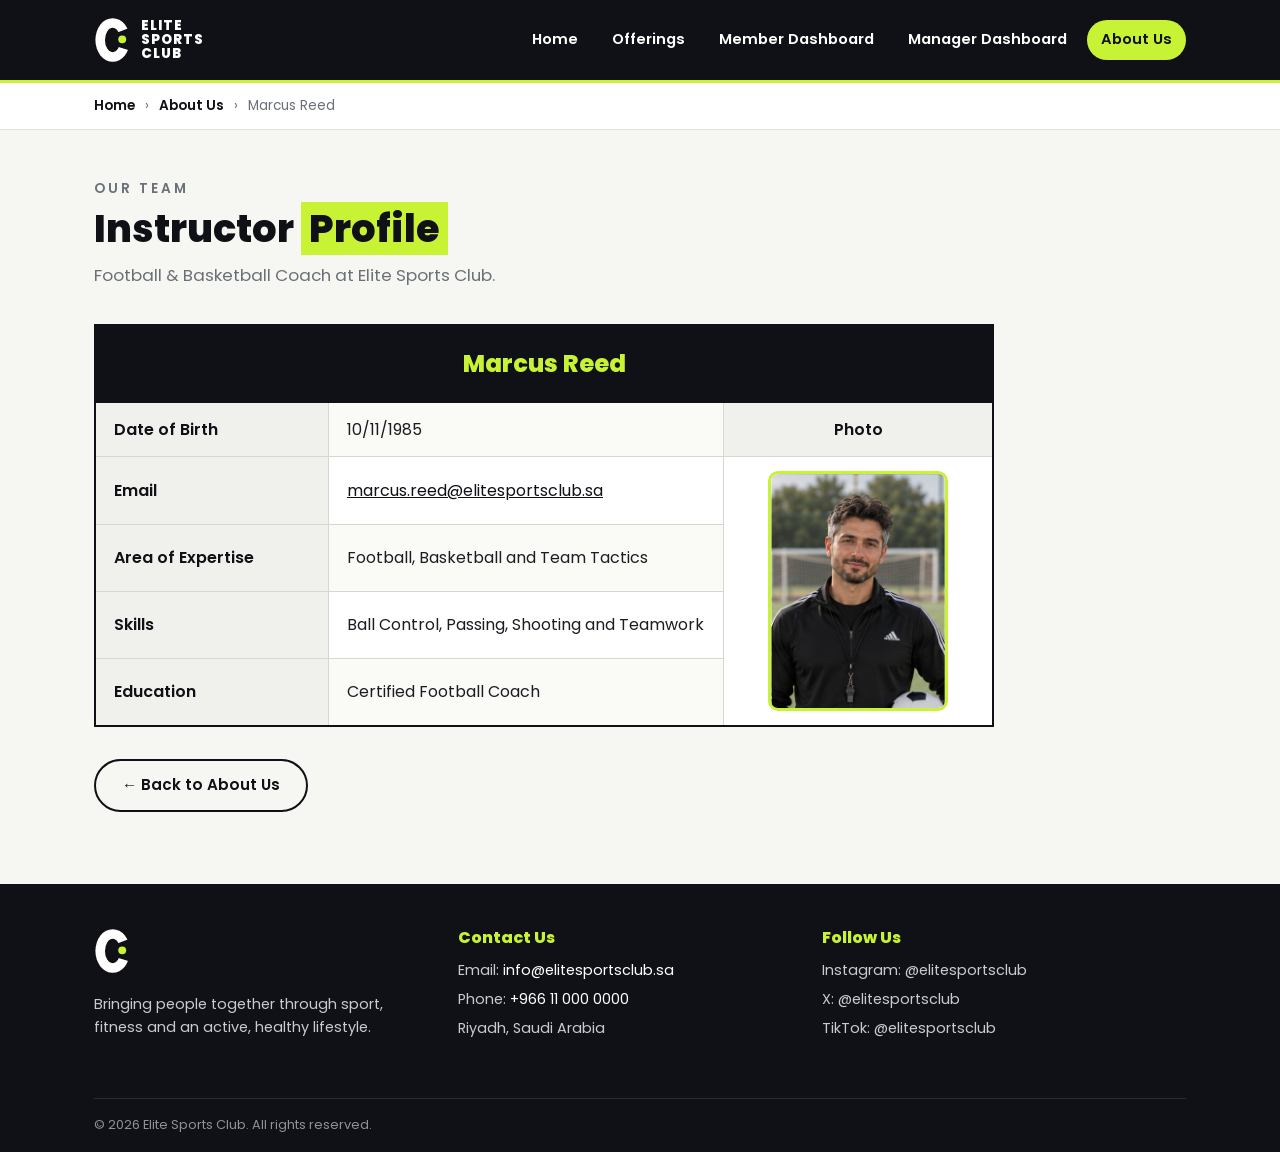
<file: instructor-3.html>
<!DOCTYPE html>
<html lang="en">
<head>
  <meta charset="utf-8">
  <meta name="viewport" content="width=device-width, initial-scale=1">
  <title>Marcus Reed – Instructor Profile | Elite Sports Club</title>
  <link rel="preconnect" href="https://fonts.googleapis.com">
  <link rel="preconnect" href="https://fonts.gstatic.com" crossorigin>
  <link rel="stylesheet" href="https://fonts.googleapis.com/css2?family=Poppins:wght@400;600;800&amp;display=swap">
  <link rel="stylesheet" href="css/style.css">
</head>
<body>

  <header class="site-header">
    <div class="container header-inner">
      <a class="brand" href="index.html">
        <img src="images/logo.svg" alt="Elite Sports Club logo">
        <span class="brand-name">ELITE<br>SPORTS<br>CLUB</span>
      </a>
      <nav class="main-nav" aria-label="Main navigation">
        <ul>
          <li><a href="index.html">Home</a></li>
          <li><a href="offerings.html">Offerings</a></li>
          <li><a href="member-dashboard.html">Member Dashboard</a></li>
          <li><a href="manager-dashboard.html">Manager Dashboard</a></li>
          <li><a class="active" href="about.html">About Us</a></li>
        </ul>
      </nav>
    </div>
  </header>

  <nav class="breadcrumb" aria-label="Breadcrumb">
    <ol class="container">
      <li><a href="index.html">Home</a></li>
      <li><a href="about.html">About Us</a></li>
      <li aria-current="page">Marcus Reed</li>
    </ol>
  </nav>

  <main class="container">
    <section class="page-heading">
      <p class="eyebrow">Our Team</p>
      <h1>Instructor <span>Profile</span></h1>
      <p class="page-intro">Football &amp; Basketball Coach at Elite Sports Club.</p>
    </section>

    <div class="instructor-profile">
      <table class="instructor-profile-table">
        <caption class="visually-hidden">Profile of Marcus Reed</caption>
        <tr class="instructor-name-row">
          <th colspan="3">Marcus Reed</th>
        </tr>
        <tr>
          <th scope="row">Date of Birth</th>
          <td>10/11/1985</td>
          <th scope="col" class="photo-label">Photo</th>
        </tr>
        <tr>
          <th scope="row">Email</th>
          <td><a href="mailto:marcus.reed@elitesportsclub.sa">marcus.reed@elitesportsclub.sa</a></td>
          <td class="profile-photo-cell" rowspan="4"><img class="profile-photo" src="images/instructor-3-marcus-reed.jpg" alt="Photo of Marcus Reed"></td>
        </tr>
        <tr>
          <th scope="row">Area of Expertise</th>
          <td>Football, Basketball and Team Tactics</td>
        </tr>
        <tr>
          <th scope="row">Skills</th>
          <td>Ball Control, Passing, Shooting and Teamwork</td>
        </tr>
        <tr>
          <th scope="row">Education</th>
          <td>Certified Football Coach</td>
        </tr>
      </table>
      <a class="btn btn-outline profile-back" href="about.html">&larr; Back to About Us</a>
    </div>
  </main>

  <footer class="site-footer">
    <div class="container footer-inner">
      <div class="footer-col footer-brand">
        <img src="images/logo.svg" alt="Elite Sports Club logo">
        <p>Bringing people together through sport, fitness and an active, healthy lifestyle.</p>
      </div>
      <div class="footer-col">
        <h2>Contact Us</h2>
        <ul>
          <li>Email: <a href="mailto:info@elitesportsclub.sa">info@elitesportsclub.sa</a></li>
          <li>Phone: <a href="tel:+966110000000">+966 11 000 0000</a></li>
          <li>Riyadh, Saudi Arabia</li>
        </ul>
      </div>
      <div class="footer-col">
        <h2>Follow Us</h2>
        <ul>
          <li>Instagram: @elitesportsclub</li>
          <li>X: @elitesportsclub</li>
          <li>TikTok: @elitesportsclub</li>
        </ul>
      </div>
    </div>
    <div class="container footer-bottom">
      <p>&copy; 2026 Elite Sports Club. All rights reserved.</p>
    </div>
  </footer>

  <script src="js/theme.js"></script>
</body>
</html>
</file>
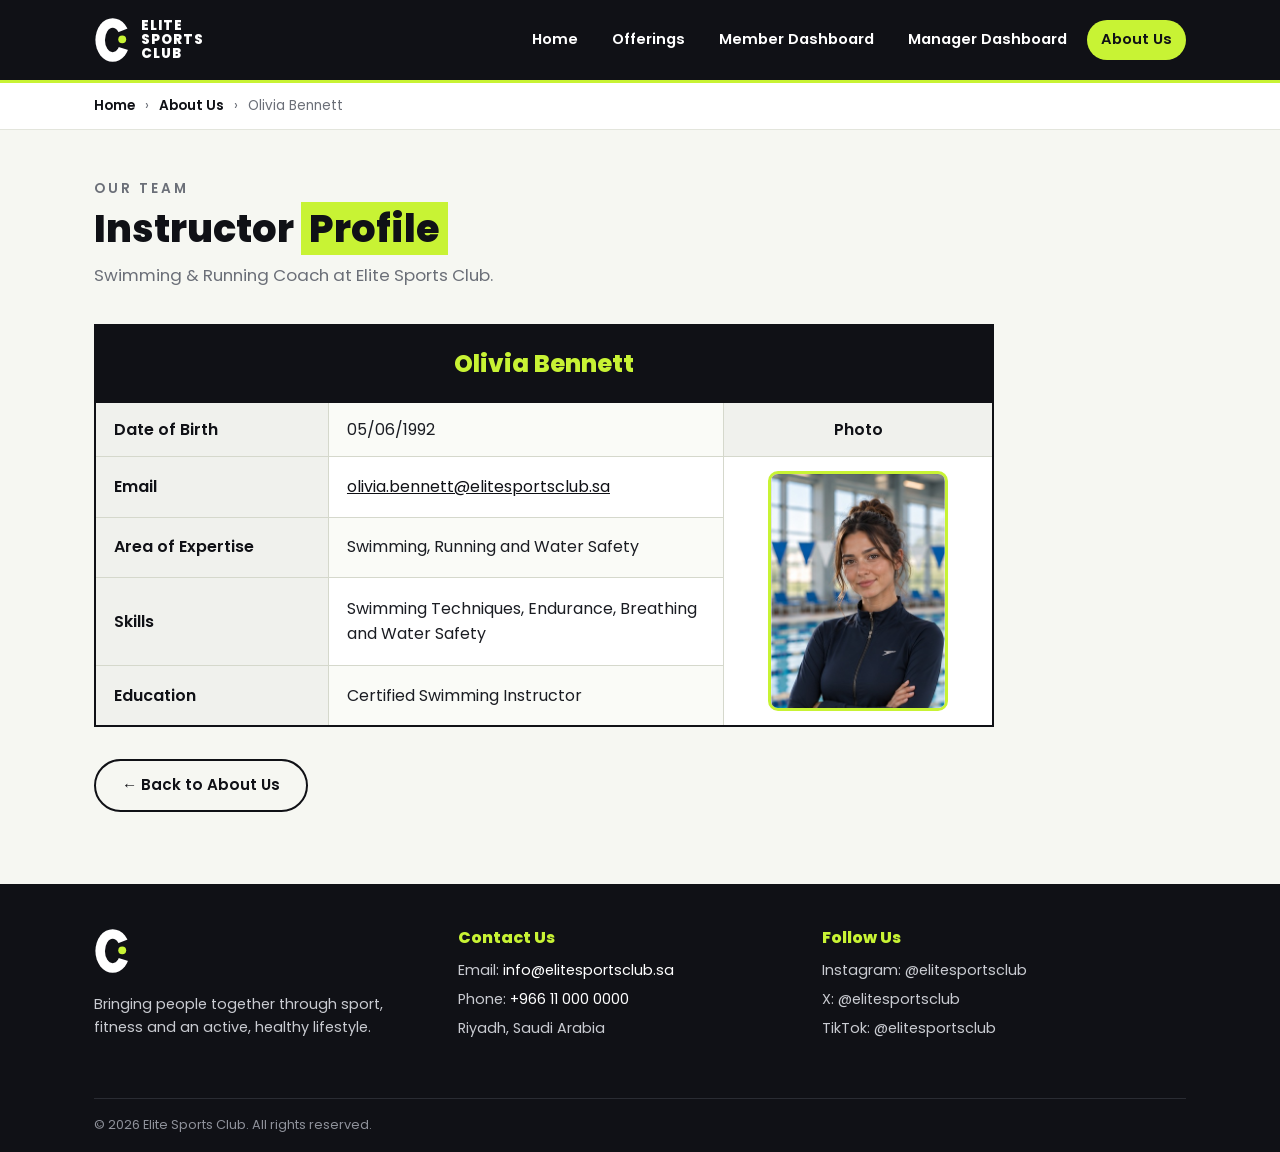
<file: instructor-4.html>
<!DOCTYPE html>
<html lang="en">
<head>
  <meta charset="utf-8">
  <meta name="viewport" content="width=device-width, initial-scale=1">
  <title>Olivia Bennett – Instructor Profile | Elite Sports Club</title>
  <link rel="preconnect" href="https://fonts.googleapis.com">
  <link rel="preconnect" href="https://fonts.gstatic.com" crossorigin>
  <link rel="stylesheet" href="https://fonts.googleapis.com/css2?family=Poppins:wght@400;600;800&amp;display=swap">
  <link rel="stylesheet" href="css/style.css">
</head>
<body>

  <header class="site-header">
    <div class="container header-inner">
      <a class="brand" href="index.html">
        <img src="images/logo.svg" alt="Elite Sports Club logo">
        <span class="brand-name">ELITE<br>SPORTS<br>CLUB</span>
      </a>
      <nav class="main-nav" aria-label="Main navigation">
        <ul>
          <li><a href="index.html">Home</a></li>
          <li><a href="offerings.html">Offerings</a></li>
          <li><a href="member-dashboard.html">Member Dashboard</a></li>
          <li><a href="manager-dashboard.html">Manager Dashboard</a></li>
          <li><a class="active" href="about.html">About Us</a></li>
        </ul>
      </nav>
    </div>
  </header>

  <nav class="breadcrumb" aria-label="Breadcrumb">
    <ol class="container">
      <li><a href="index.html">Home</a></li>
      <li><a href="about.html">About Us</a></li>
      <li aria-current="page">Olivia Bennett</li>
    </ol>
  </nav>

  <main class="container">
    <section class="page-heading">
      <p class="eyebrow">Our Team</p>
      <h1>Instructor <span>Profile</span></h1>
      <p class="page-intro">Swimming &amp; Running Coach at Elite Sports Club.</p>
    </section>

    <div class="instructor-profile">
      <table class="instructor-profile-table">
        <caption class="visually-hidden">Profile of Olivia Bennett</caption>
        <tr class="instructor-name-row">
          <th colspan="3">Olivia Bennett</th>
        </tr>
        <tr>
          <th scope="row">Date of Birth</th>
          <td>05/06/1992</td>
          <th scope="col" class="photo-label">Photo</th>
        </tr>
        <tr>
          <th scope="row">Email</th>
          <td><a href="mailto:olivia.bennett@elitesportsclub.sa">olivia.bennett@elitesportsclub.sa</a></td>
          <td class="profile-photo-cell" rowspan="4"><img class="profile-photo" src="images/instructor-4-olivia-bennett.jpg" alt="Photo of Olivia Bennett"></td>
        </tr>
        <tr>
          <th scope="row">Area of Expertise</th>
          <td>Swimming, Running and Water Safety</td>
        </tr>
        <tr>
          <th scope="row">Skills</th>
          <td>Swimming Techniques, Endurance, Breathing and Water Safety</td>
        </tr>
        <tr>
          <th scope="row">Education</th>
          <td>Certified Swimming Instructor</td>
        </tr>
      </table>
      <a class="btn btn-outline profile-back" href="about.html">&larr; Back to About Us</a>
    </div>
  </main>

  <footer class="site-footer">
    <div class="container footer-inner">
      <div class="footer-col footer-brand">
        <img src="images/logo.svg" alt="Elite Sports Club logo">
        <p>Bringing people together through sport, fitness and an active, healthy lifestyle.</p>
      </div>
      <div class="footer-col">
        <h2>Contact Us</h2>
        <ul>
          <li>Email: <a href="mailto:info@elitesportsclub.sa">info@elitesportsclub.sa</a></li>
          <li>Phone: <a href="tel:+966110000000">+966 11 000 0000</a></li>
          <li>Riyadh, Saudi Arabia</li>
        </ul>
      </div>
      <div class="footer-col">
        <h2>Follow Us</h2>
        <ul>
          <li>Instagram: @elitesportsclub</li>
          <li>X: @elitesportsclub</li>
          <li>TikTok: @elitesportsclub</li>
        </ul>
      </div>
    </div>
    <div class="container footer-bottom">
      <p>&copy; 2026 Elite Sports Club. All rights reserved.</p>
    </div>
  </footer>

  <script src="js/theme.js"></script>
</body>
</html>
</file>
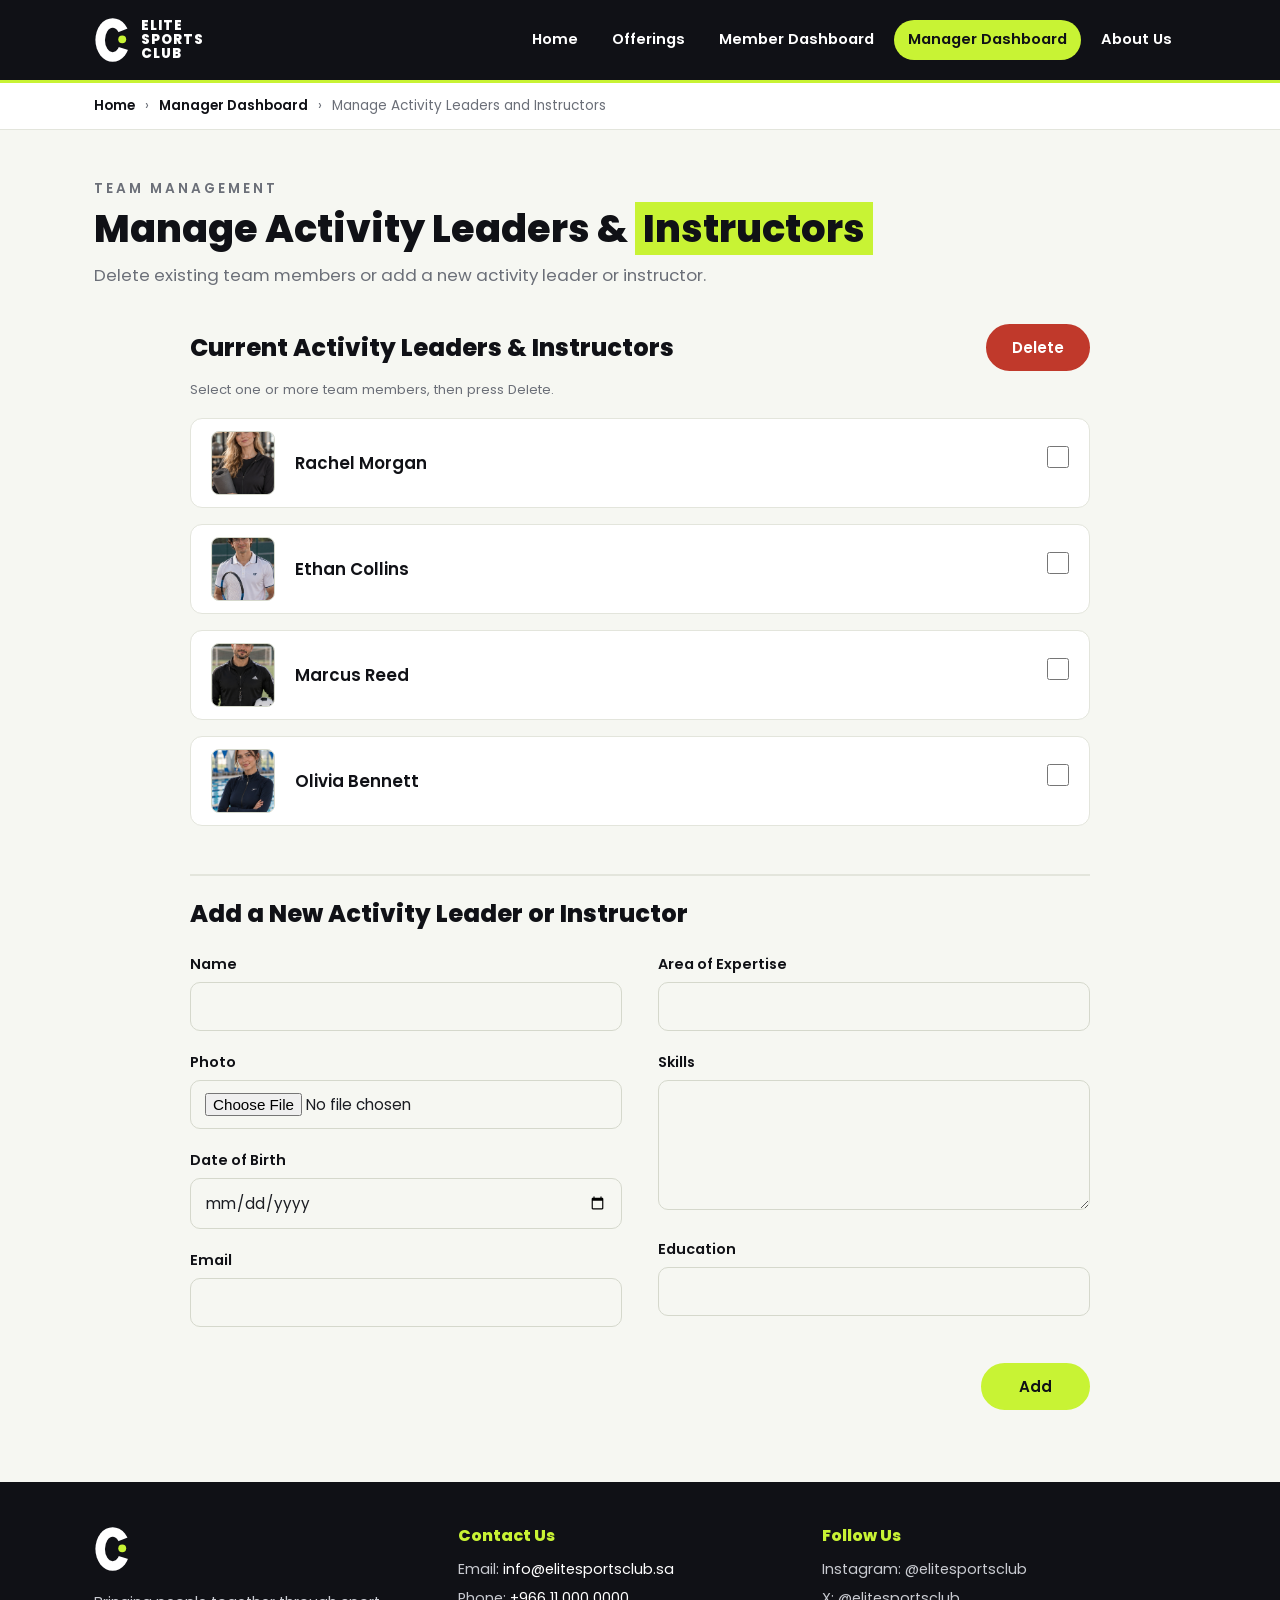
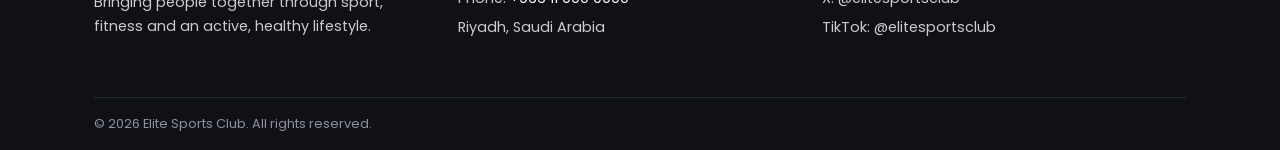
<file: manage-team.html>
<!DOCTYPE html>
<html lang="en">
<head>
  <meta charset="utf-8">
  <meta name="viewport" content="width=device-width, initial-scale=1">
  <title>Manage Activity Leaders and Instructors | Elite Sports Club</title>
  <link rel="preconnect" href="https://fonts.googleapis.com">
  <link rel="preconnect" href="https://fonts.gstatic.com" crossorigin>
  <link rel="stylesheet" href="https://fonts.googleapis.com/css2?family=Poppins:wght@400;600;800&amp;display=swap">
  <link rel="stylesheet" href="css/style.css">
</head>
<body>

  <header class="site-header">
    <div class="container header-inner">
      <a class="brand" href="index.html">
        <img src="images/logo.svg" alt="Elite Sports Club logo">
        <span class="brand-name">ELITE<br>SPORTS<br>CLUB</span>
      </a>
      <nav class="main-nav" aria-label="Main navigation">
        <ul>
          <li><a href="index.html">Home</a></li>
          <li><a href="offerings.html">Offerings</a></li>
          <li><a href="member-dashboard.html">Member Dashboard</a></li>
          <li><a class="active" href="manager-dashboard.html">Manager Dashboard</a></li>
          <li><a href="about.html">About Us</a></li>
        </ul>
      </nav>
    </div>
  </header>

  <nav class="breadcrumb" aria-label="Breadcrumb">
    <ol class="container">
      <li><a href="index.html">Home</a></li>
      <li><a href="manager-dashboard.html">Manager Dashboard</a></li>
      <li aria-current="page">Manage Activity Leaders and Instructors</li>
    </ol>
  </nav>

  <main class="container">
    <section class="page-heading">
      <p class="eyebrow">Team Management</p>
      <h1>Manage Activity Leaders &amp; <span>Instructors</span></h1>
      <p class="page-intro">Delete existing team members or add a new activity leader or instructor.</p>
    </section>

    <div class="manage-team-wrapper">
      <section class="team-delete-section" aria-labelledby="current-team-title">
        <form id="delete-team-form" action="manage-team.html" method="post">
          <div class="delete-header-bar">
            <h2 id="current-team-title">Current Activity Leaders &amp; Instructors</h2>
            <button class="btn btn-danger" type="submit">Delete</button>
          </div>
          <p class="field-hint team-hint">Select one or more team members, then press Delete.</p>

          <ul id="team-member-list" class="team-member-list">
          </ul>
        </form>
      </section>

      <section class="team-add-section" aria-labelledby="add-member-title">
        <h2 id="add-member-title">Add a New Activity Leader or Instructor</h2>

        <form id="add-instructor-form" class="two-column-instructor-form" action="manage-team.html" method="post" enctype="multipart/form-data" novalidate>
          <div class="instructor-form-columns">
            <div class="form-column">
              <div class="form-group">
                <label for="new-name">Name</label>
                <input type="text" id="new-name" name="name" required>
              </div>
              <div class="form-group">
                <label for="new-photo">Photo</label>
                <input type="file" id="new-photo" name="photo" accept="image/*" required>
              </div>
              <div class="form-group">
                <label for="new-dob">Date of Birth</label>
                <input type="date" id="new-dob" name="birth_date" required>
              </div>
              <div class="form-group">
                <label for="new-email">Email</label>
                <input type="email" id="new-email" name="email" required>
              </div>
            </div>

            <div class="form-column">
              <div class="form-group">
                <label for="new-expertise">Area of Expertise</label>
                <input type="text" id="new-expertise" name="expertise" required>
              </div>
              <div class="form-group">
                <label for="new-skills">Skills</label>
                <textarea id="new-skills" name="skills" rows="3" required></textarea>
              </div>
              <div class="form-group">
                <label for="new-education">Education</label>
                <input type="text" id="new-education" name="education" required>
              </div>
            </div>
          </div>

          <div class="form-actions-right">
            <button class="btn btn-primary" type="submit">Add</button>
          </div>
        </form>
      </section>
    </div>
  </main>

  <footer class="site-footer">
    <div class="container footer-inner">
      <div class="footer-col footer-brand">
        <img src="images/logo.svg" alt="Elite Sports Club logo">
        <p>Bringing people together through sport, fitness and an active, healthy lifestyle.</p>
      </div>
      <div class="footer-col">
        <h2>Contact Us</h2>
        <ul>
          <li>Email: <a href="mailto:info@elitesportsclub.sa">info@elitesportsclub.sa</a></li>
          <li>Phone: <a href="tel:+966110000000">+966 11 000 0000</a></li>
          <li>Riyadh, Saudi Arabia</li>
        </ul>
      </div>
      <div class="footer-col">
        <h2>Follow Us</h2>
        <ul>
          <li>Instagram: @elitesportsclub</li>
          <li>X: @elitesportsclub</li>
          <li>TikTok: @elitesportsclub</li>
        </ul>
      </div>
    </div>
    <div class="container footer-bottom">
      <p>&copy; 2026 Elite Sports Club. All rights reserved.</p>
    </div>
  </footer>

  <script src="js/manager.js"></script>
  <script src="js/theme.js"></script>
</body>
</html>
</file>
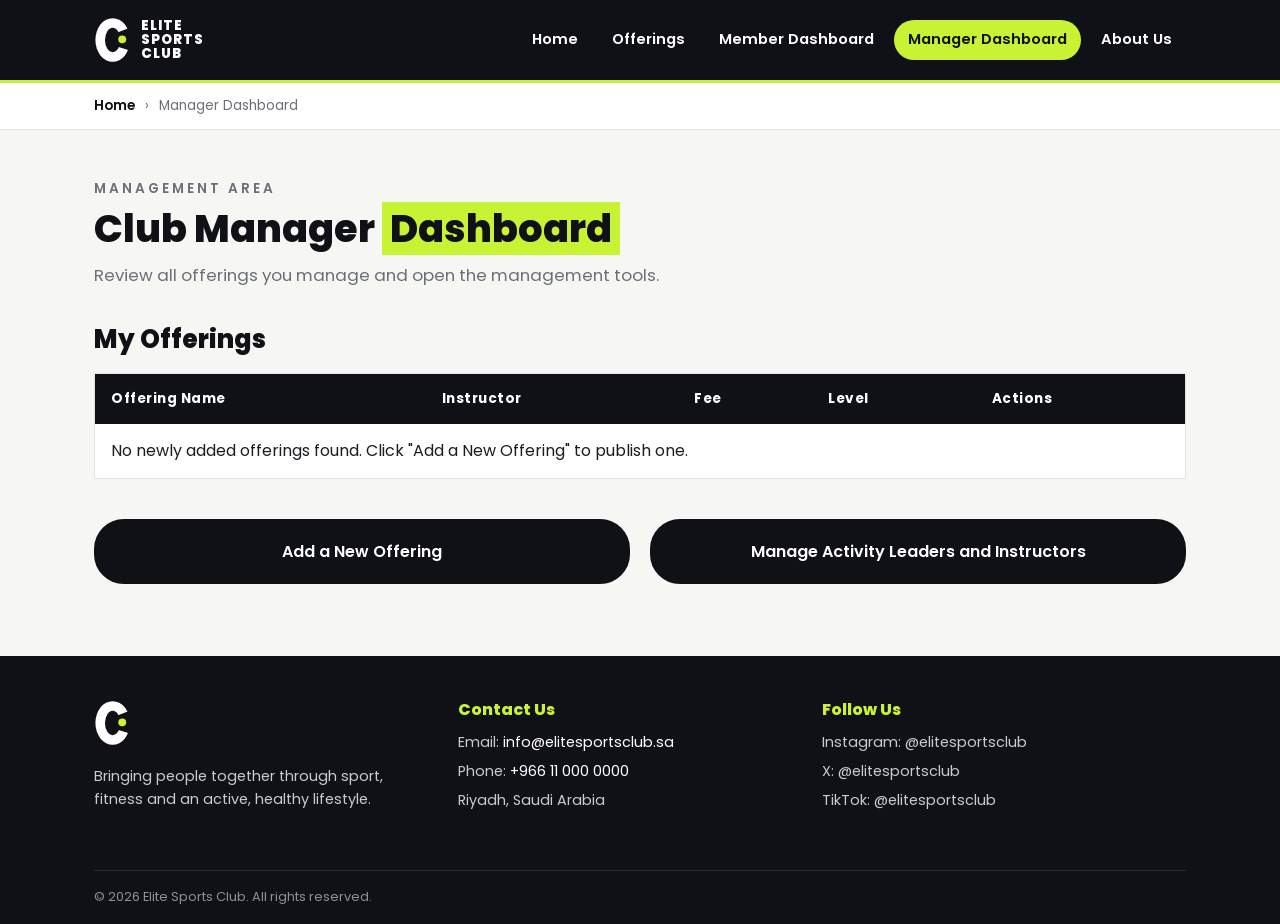
<file: manager-dashboard.html>
<!DOCTYPE html>
<html lang="en">
<head>
  <meta charset="utf-8">
  <meta name="viewport" content="width=device-width, initial-scale=1">
  <title>Manager Dashboard | Elite Sports Club</title>
  <link rel="preconnect" href="https://fonts.googleapis.com">
  <link rel="preconnect" href="https://fonts.gstatic.com" crossorigin>
  <link rel="stylesheet" href="https://fonts.googleapis.com/css2?family=Poppins:wght@400;600;800&amp;display=swap">
  <link rel="stylesheet" href="css/style.css">
</head>
<body>

  <header class="site-header">
    <div class="container header-inner">
      <a class="brand" href="index.html">
        <img src="images/logo.svg" alt="Elite Sports Club logo">
        <span class="brand-name">ELITE<br>SPORTS<br>CLUB</span>
      </a>
      <nav class="main-nav" aria-label="Main navigation">
        <ul>
          <li><a href="index.html">Home</a></li>
          <li><a href="offerings.html">Offerings</a></li>
          <li><a href="member-dashboard.html">Member Dashboard</a></li>
          <li><a class="active" aria-current="page" href="manager-dashboard.html">Manager Dashboard</a></li>
          <li><a href="about.html">About Us</a></li>
        </ul>
      </nav>
    </div>
  </header>

  <nav class="breadcrumb" aria-label="Breadcrumb">
    <ol class="container">
      <li><a href="index.html">Home</a></li>
      <li aria-current="page">Manager Dashboard</li>
    </ol>
  </nav>

  <main class="container">
    <section class="page-heading">
      <p class="eyebrow">Management Area</p>
      <h1>Club Manager <span>Dashboard</span></h1>
      <p class="page-intro">Review all offerings you manage and open the management tools.</p>
    </section>

    <section class="manager-offerings-section">
      <h2 class="section-title">My Offerings</h2>
      <div class="table-wrap">
        <table class="data-table">
          <caption class="visually-hidden">Offerings managed by this manager</caption>
          <thead>
            <tr>
              <th scope="col">Offering Name</th>
              <th scope="col">Instructor</th>
              <th scope="col">Fee</th>
              <th scope="col">Level</th>
              <th scope="col">Actions</th>
            </tr>
          </thead>
          <tbody id="manager-offerings-body">
          </tbody>
        </table>
      </div>
    </section>

    <section class="dashboard-links">
      <h2 class="visually-hidden">Manager actions</h2>
      <a class="dashboard-link btn btn-dark" href="add-offering.html">Add a New Offering</a>
      <a class="dashboard-link btn btn-dark" href="manage-team.html">Manage Activity Leaders and Instructors</a>
    </section>
  </main>

  <footer class="site-footer">
    <div class="container footer-inner">
      <div class="footer-col footer-brand">
        <img src="images/logo.svg" alt="Elite Sports Club logo">
        <p>Bringing people together through sport, fitness and an active, healthy lifestyle.</p>
      </div>
      <div class="footer-col">
        <h2>Contact Us</h2>
        <ul>
          <li>Email: <a href="mailto:info@elitesportsclub.sa">info@elitesportsclub.sa</a></li>
          <li>Phone: <a href="tel:+966110000000">+966 11 000 0000</a></li>
          <li>Riyadh, Saudi Arabia</li>
        </ul>
      </div>
      <div class="footer-col">
        <h2>Follow Us</h2>
        <ul>
          <li>Instagram: @elitesportsclub</li>
          <li>X: @elitesportsclub</li>
          <li>TikTok: @elitesportsclub</li>
        </ul>
      </div>
    </div>
    <div class="container footer-bottom">
      <p>&copy; 2026 Elite Sports Club. All rights reserved.</p>
    </div>
  </footer>

  <script src="js/manager.js"></script>
  <script src="js/theme.js"></script>
</body>
</html>
</file>
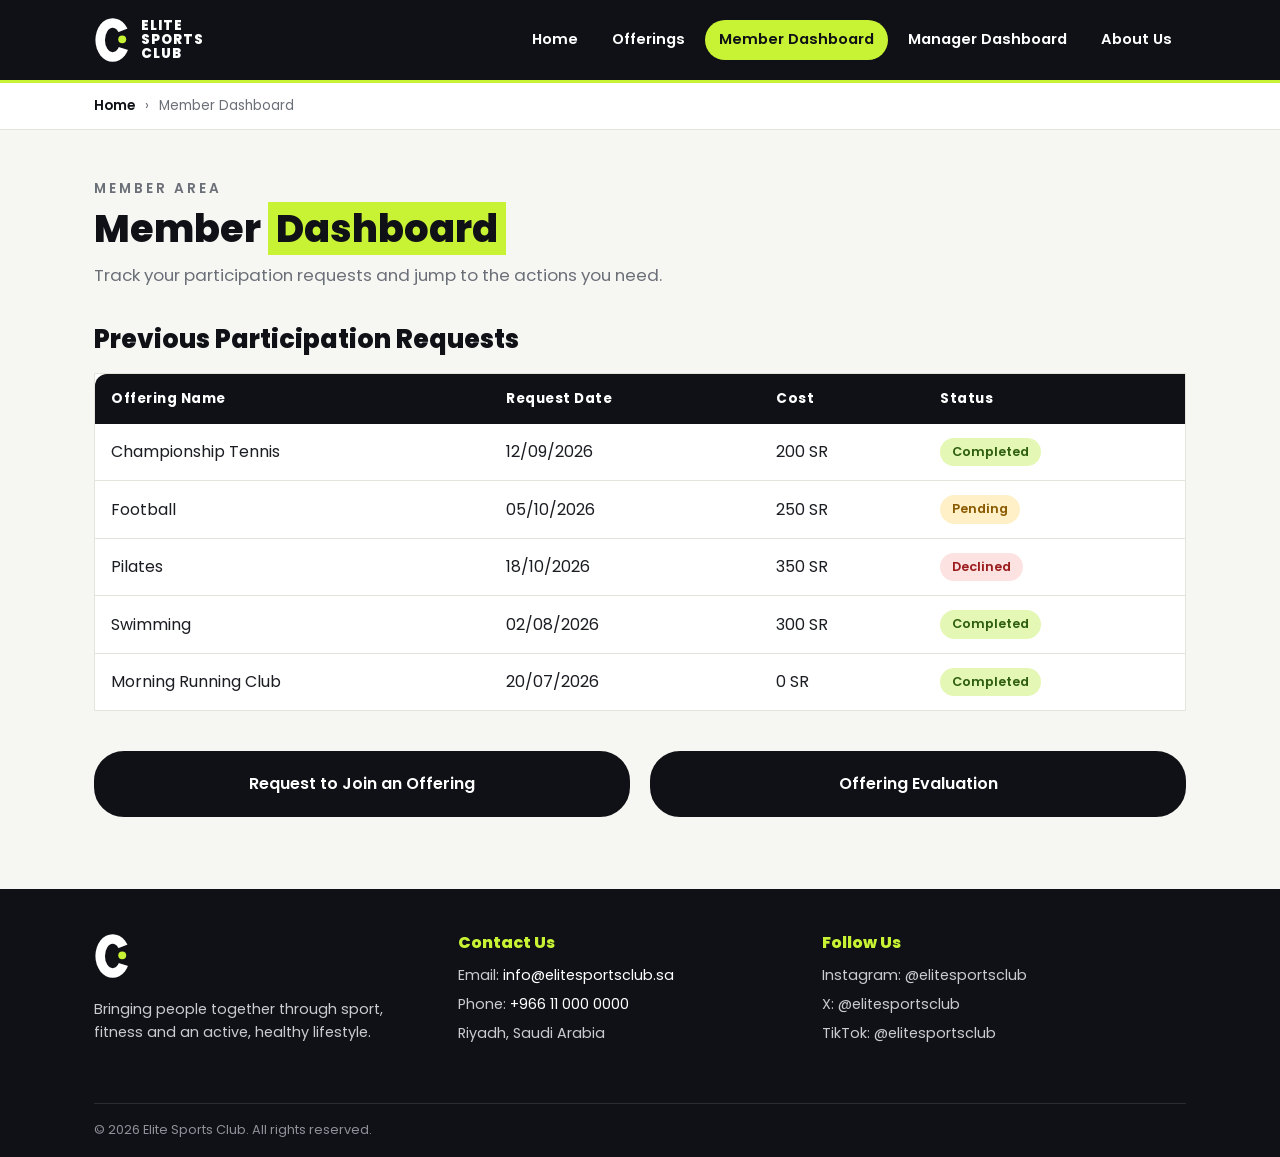
<file: member-dashboard.html>
<!DOCTYPE html>
<html lang="en">
<head>
  <meta charset="utf-8">
  <meta name="viewport" content="width=device-width, initial-scale=1">
  <title>Member Dashboard | Elite Sports Club</title>
  <link rel="preconnect" href="https://fonts.googleapis.com">
  <link rel="preconnect" href="https://fonts.gstatic.com" crossorigin>
  <link rel="stylesheet" href="https://fonts.googleapis.com/css2?family=Poppins:wght@400;600;800&amp;display=swap">
  <link rel="stylesheet" href="css/style.css">
</head>
<body>

  <header class="site-header">
    <div class="container header-inner">
      <a class="brand" href="index.html">
        <img src="images/logo.svg" alt="Elite Sports Club logo">
        <span class="brand-name">ELITE<br>SPORTS<br>CLUB</span>
      </a>
      <nav class="main-nav" aria-label="Main navigation">
        <ul>
          <li><a href="index.html">Home</a></li>
          <li><a href="offerings.html">Offerings</a></li>
          <li><a class="active" aria-current="page" href="member-dashboard.html">Member Dashboard</a></li>
          <li><a href="manager-dashboard.html">Manager Dashboard</a></li>
          <li><a href="about.html">About Us</a></li>
        </ul>
      </nav>
    </div>
  </header>

  <nav class="breadcrumb" aria-label="Breadcrumb">
    <ol class="container">
      <li><a href="index.html">Home</a></li>
      <li aria-current="page">Member Dashboard</li>
    </ol>
  </nav>

<main class="container">
    <section class="page-heading">
      <p class="eyebrow">Member Area</p>
      <h1>Member <span>Dashboard</span></h1>
      <p class="page-intro">Track your participation requests and jump to the actions you need.</p>
    </section>

    <section class="requests-section">
      <h2 class="section-title">Previous Participation Requests</h2>
      <div class="table-wrap">
        <table class="data-table">
          <caption class="visually-hidden">Previous participation requests</caption>
          <thead>
            <tr>
              <th scope="col">Offering Name</th>
              <th scope="col">Request Date</th>
              <th scope="col">Cost</th>
              <th scope="col">Status</th>
            </tr>
          </thead>
          <tbody>
            <tr>
              <td>Championship Tennis</td>
              <td>12/09/2026</td>
              <td>200 SR</td>
              <td><span class="status status-completed">Completed</span></td>
            </tr>
            <tr>
              <td>Football</td>
              <td>05/10/2026</td>
              <td>250 SR</td>
              <td><span class="status status-pending">Pending</span></td>
            </tr>
            <tr>
              <td>Pilates</td>
              <td>18/10/2026</td>
              <td>350 SR</td>
              <td><span class="status status-declined">Declined</span></td>
            </tr>
            <tr>
              <td>Swimming</td>
              <td>02/08/2026</td>
              <td>300 SR</td>
              <td><span class="status status-completed">Completed</span></td>
            </tr>
            <tr>
              <td>Morning Running Club</td>
              <td>20/07/2026</td>
              <td>0 SR</td>
              <td><span class="status status-completed">Completed</span></td>
            </tr>
          </tbody>
        </table>
      </div>
    </section>

    <section class="dashboard-links">
      <h2 class="visually-hidden">Member actions</h2>
      <a class="dashboard-link btn btn-dark" href="request-join.html">Request to Join an Offering</a>
      <a class="dashboard-link btn btn-dark" href="evaluation.html">Offering Evaluation</a>
    </section>
  </main>

  <footer class="site-footer">
    <div class="container footer-inner">
      <div class="footer-col footer-brand">
        <img src="images/logo.svg" alt="Elite Sports Club logo">
        <p>Bringing people together through sport, fitness and an active, healthy lifestyle.</p>
      </div>
      <div class="footer-col">
        <h2>Contact Us</h2>
        <ul>
          <li>Email: <a href="mailto:info@elitesportsclub.sa">info@elitesportsclub.sa</a></li>
          <li>Phone: <a href="tel:+966110000000">+966 11 000 0000</a></li>
          <li>Riyadh, Saudi Arabia</li>
        </ul>
      </div>
      <div class="footer-col">
        <h2>Follow Us</h2>
        <ul>
          <li>Instagram: @elitesportsclub</li>
          <li>X: @elitesportsclub</li>
          <li>TikTok: @elitesportsclub</li>
        </ul>
      </div>
    </div>
    <div class="container footer-bottom">
      <p>&copy; 2026 Elite Sports Club. All rights reserved.</p>
    </div>
  </footer>

  <script src="js/theme.js"></script>
</body>
</html>
</file>
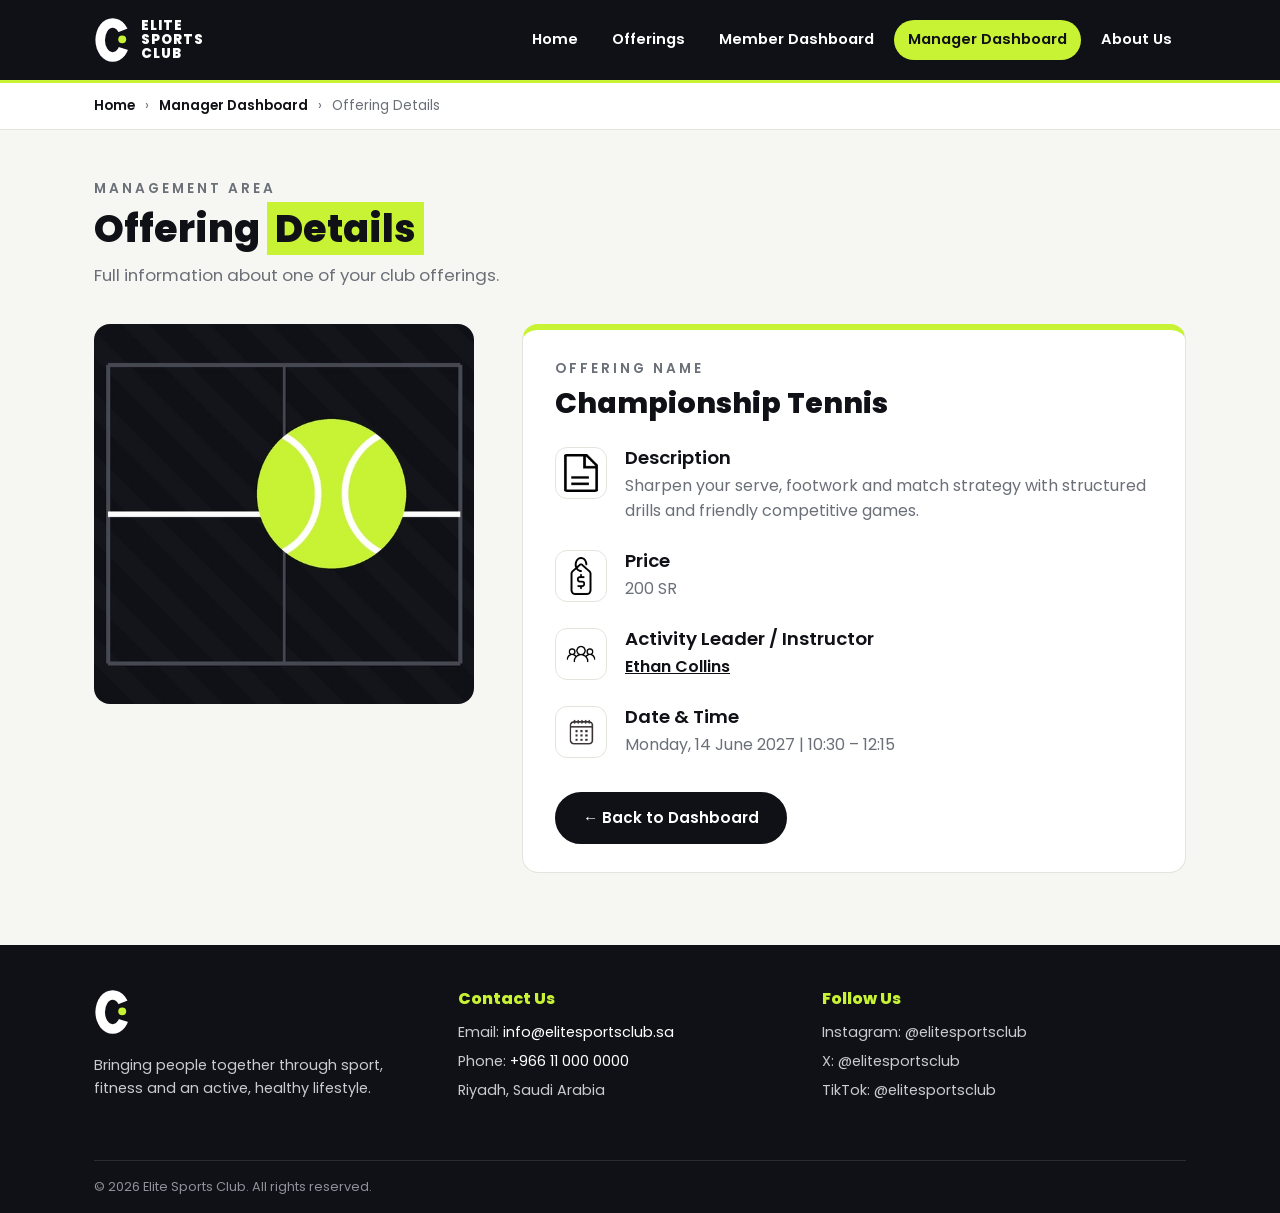
<file: offering-details.html>
<!DOCTYPE html>
<html lang="en">
<head>
  <meta charset="utf-8">
  <meta name="viewport" content="width=device-width, initial-scale=1">
  <title>Offering Details | Elite Sports Club</title>
  <link rel="preconnect" href="https://fonts.googleapis.com">
  <link rel="preconnect" href="https://fonts.gstatic.com" crossorigin>
  <link rel="stylesheet" href="https://fonts.googleapis.com/css2?family=Poppins:wght@400;600;800&amp;display=swap">
  <link rel="stylesheet" href="css/style.css">
</head>
<body>

  <header class="site-header">
    <div class="container header-inner">
      <a class="brand" href="index.html">
        <img src="images/logo.svg" alt="Elite Sports Club logo">
        <span class="brand-name">ELITE<br>SPORTS<br>CLUB</span>
      </a>
      <nav class="main-nav" aria-label="Main navigation">
        <ul>
          <li><a href="index.html">Home</a></li>
          <li><a href="offerings.html">Offerings</a></li>
          <li><a href="member-dashboard.html">Member Dashboard</a></li>
          <li><a class="active" href="manager-dashboard.html">Manager Dashboard</a></li>
          <li><a href="about.html">About Us</a></li>
        </ul>
      </nav>
    </div>
  </header>

  <nav class="breadcrumb" aria-label="Breadcrumb">
    <ol class="container">
      <li><a href="index.html">Home</a></li>
      <li><a href="manager-dashboard.html">Manager Dashboard</a></li>
      <li aria-current="page">Offering Details</li>
    </ol>
  </nav>

  <main class="container">
    <section class="page-heading">
      <p class="eyebrow">Management Area</p>
      <h1>Offering <span>Details</span></h1>
      <p class="page-intro">Full information about one of your club offerings.</p>
    </section>

    <section class="details-layout" aria-labelledby="details-name">
      <div class="details-image">
        <img src="images/tennis.jpg" alt="Tennis court illustration">
      </div>

      <div class="details-information">
        <div class="details-name">
          <p class="eyebrow">Offering Name</p>
          <h2 id="details-name">Championship Tennis</h2>
        </div>

        <div class="details-info-row">
          <img class="details-icon-image" src="images/icon-description.png" alt="">
          <div>
            <h3>Description</h3>
            <p>Sharpen your serve, footwork and match strategy with structured drills and friendly competitive games.</p>
          </div>
        </div>

        <div class="details-info-row">
          <img class="details-icon-image" src="images/icon-price.png" alt="">
          <div>
            <h3>Price</h3>
            <p>200 SR</p>
          </div>
        </div>

        <div class="details-info-row">
          <img class="details-icon-image" src="images/icon-instructor.jpg" alt="">
          <div>
            <h3>Activity Leader / Instructor</h3>
            <p><a href="instructor-2.html">Ethan Collins</a></p>
          </div>
        </div>

        <div class="details-info-row">
          <img class="details-icon-image" src="images/icon-date.jpg" alt="">
          <div>
            <h3>Date &amp; Time</h3>
            <p>Monday, 14 June 2027 | 10:30 &ndash; 12:15</p>
          </div>
        </div>

        <div class="form-actions">
          <a class="btn btn-dark" href="manager-dashboard.html">&larr; Back to Dashboard</a>
        </div>
      </div>
    </section>
  </main>

  <footer class="site-footer">
    <div class="container footer-inner">
      <div class="footer-col footer-brand">
        <img src="images/logo.svg" alt="Elite Sports Club logo">
        <p>Bringing people together through sport, fitness and an active, healthy lifestyle.</p>
      </div>
      <div class="footer-col">
        <h2>Contact Us</h2>
        <ul>
          <li>Email: <a href="mailto:info@elitesportsclub.sa">info@elitesportsclub.sa</a></li>
          <li>Phone: <a href="tel:+966110000000">+966 11 000 0000</a></li>
          <li>Riyadh, Saudi Arabia</li>
        </ul>
      </div>
      <div class="footer-col">
        <h2>Follow Us</h2>
        <ul>
          <li>Instagram: @elitesportsclub</li>
          <li>X: @elitesportsclub</li>
          <li>TikTok: @elitesportsclub</li>
        </ul>
      </div>
    </div>
    <div class="container footer-bottom">
      <p>&copy; 2026 Elite Sports Club. All rights reserved.</p>
    </div>
  </footer>

  <script src="js/theme.js"></script>
</body>
</html>
</file>
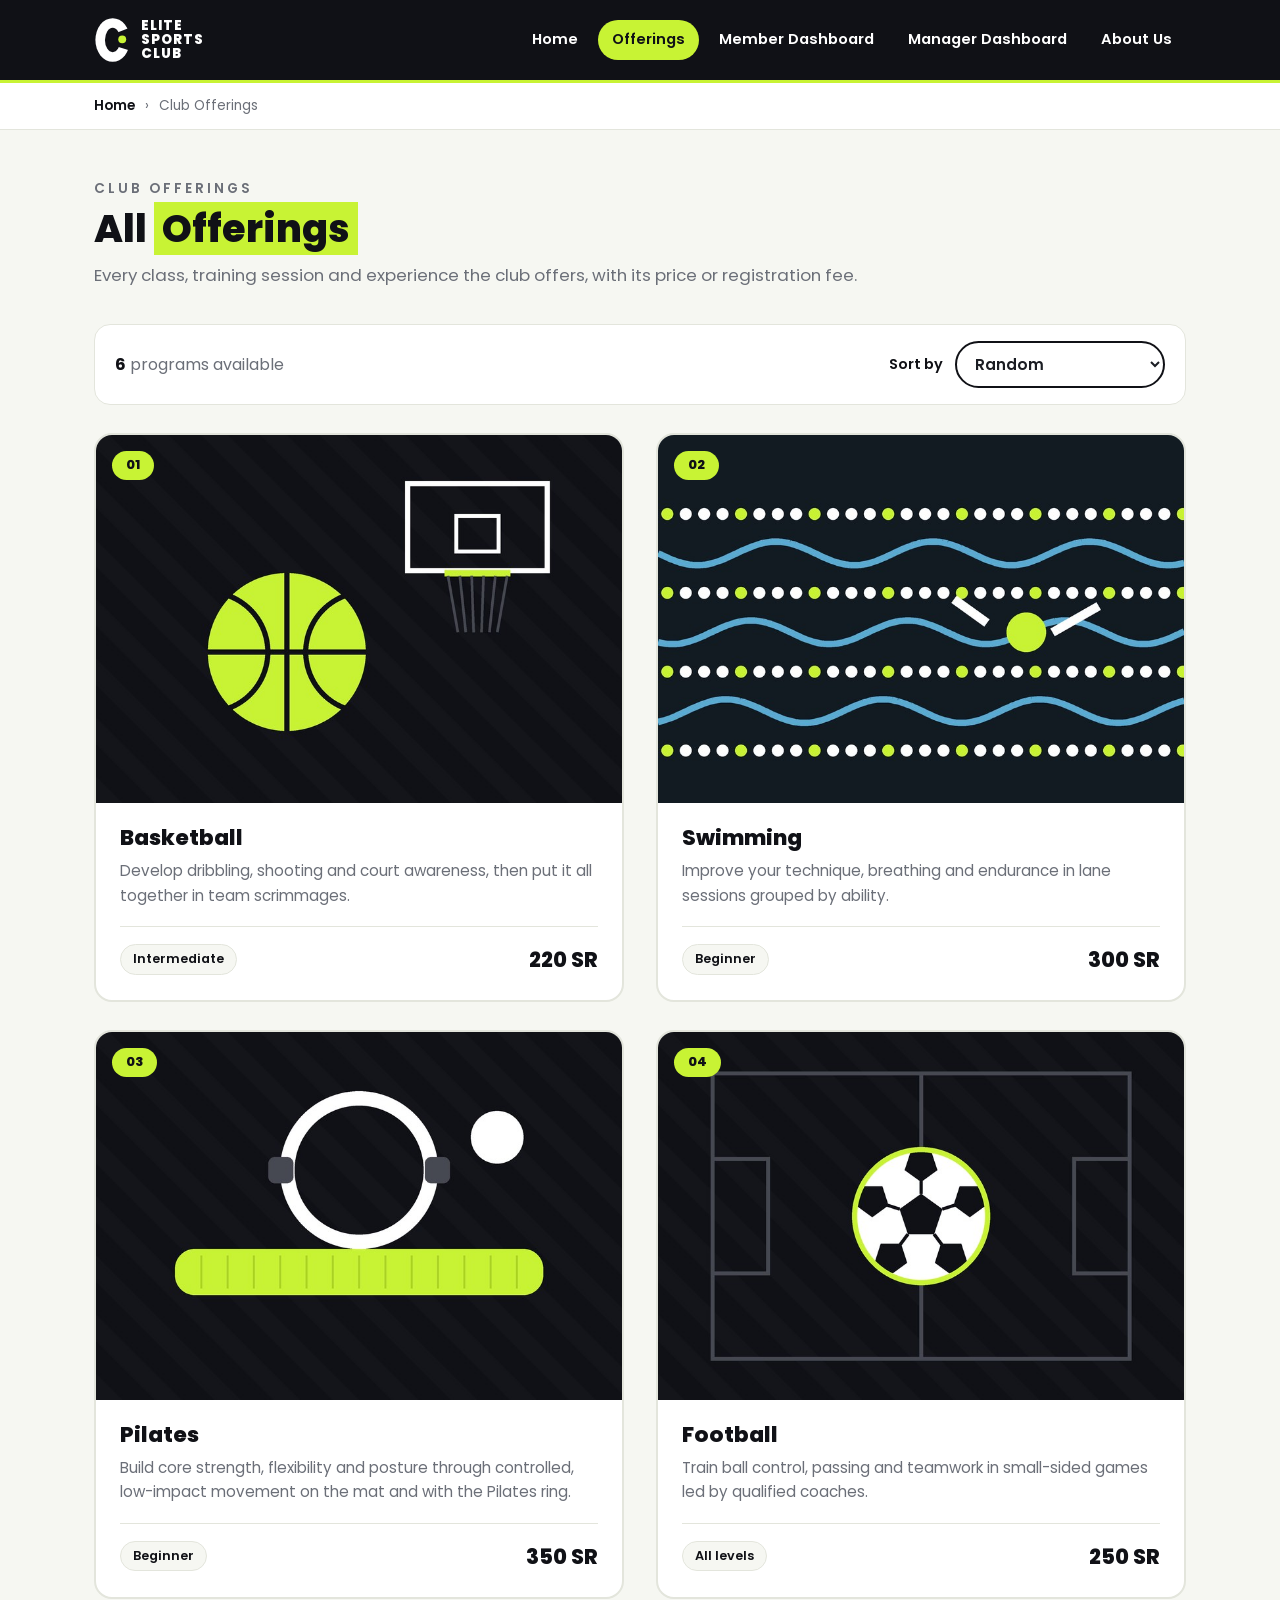
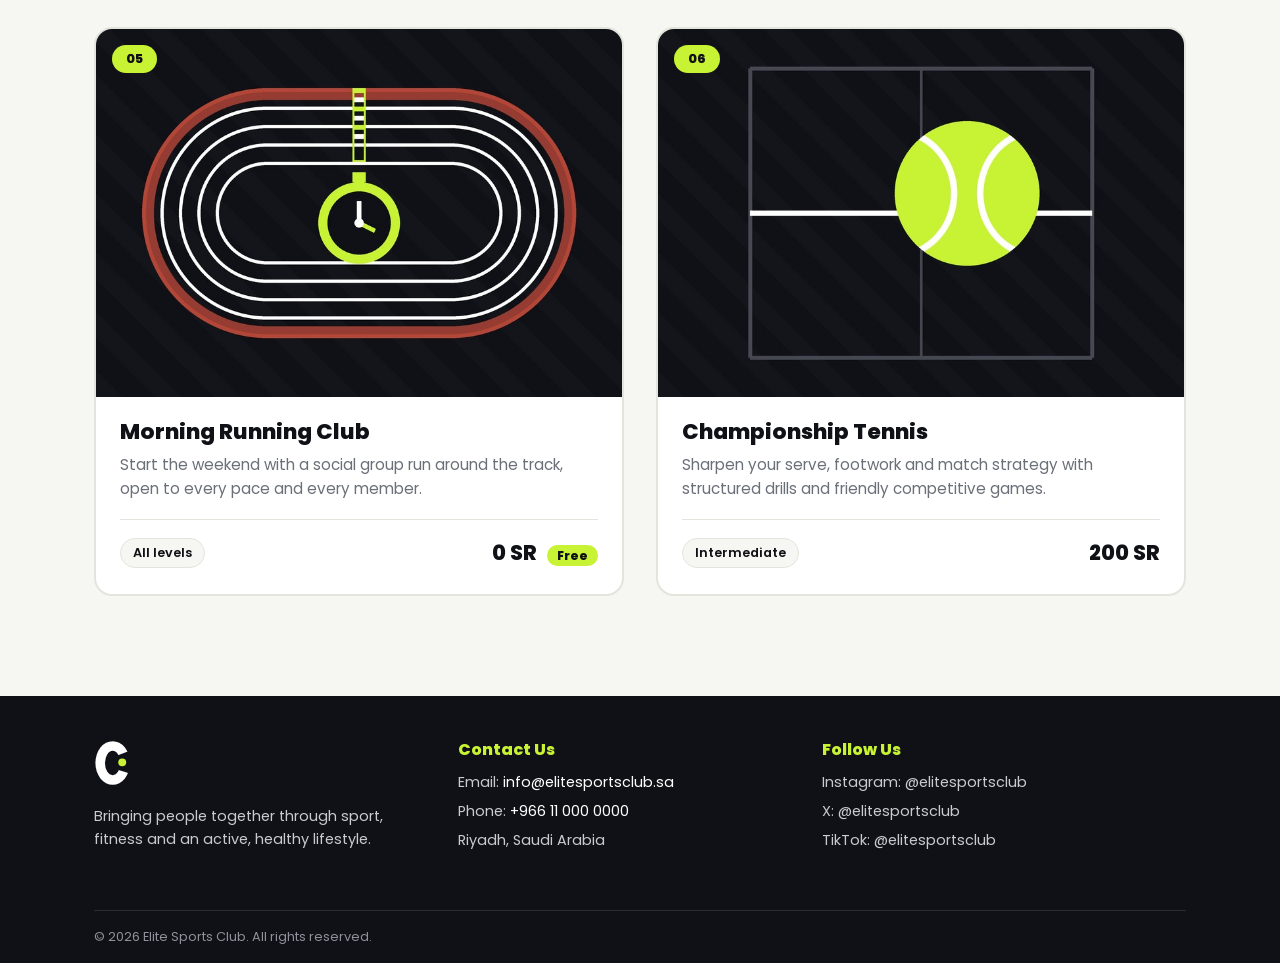
<file: offerings.html>
<!DOCTYPE html>
<html lang="en">
<head>
  <meta charset="utf-8">
  <meta name="viewport" content="width=device-width, initial-scale=1">
  <title>Club Offerings | Elite Sports Club</title>
  <link rel="preconnect" href="https://fonts.googleapis.com">
  <link rel="preconnect" href="https://fonts.gstatic.com" crossorigin>
  <link rel="stylesheet" href="https://fonts.googleapis.com/css2?family=Poppins:wght@400;600;800&amp;display=swap">
  <link rel="stylesheet" href="css/style.css">
</head>
<body>

  <header class="site-header">
    <div class="container header-inner">
      <a class="brand" href="index.html">
        <img src="images/logo.svg" alt="Elite Sports Club logo">
        <span class="brand-name">ELITE<br>SPORTS<br>CLUB</span>
      </a>
      <nav class="main-nav" aria-label="Main navigation">
        <ul>
          <li><a href="index.html">Home</a></li>
          <li><a class="active" aria-current="page" href="offerings.html">Offerings</a></li>
          <li><a href="member-dashboard.html">Member Dashboard</a></li>
          <li><a href="manager-dashboard.html">Manager Dashboard</a></li>
          <li><a href="about.html">About Us</a></li>
        </ul>
      </nav>
    </div>
  </header>

  <nav class="breadcrumb" aria-label="Breadcrumb">
    <ol class="container">
      <li><a href="index.html">Home</a></li>
      <li aria-current="page">Club Offerings</li>
    </ol>
  </nav>

<main class="container">
    <section class="page-heading">
      <p class="eyebrow">Club Offerings</p>
      <h1>All <span>Offerings</span></h1>
      <p class="page-intro">Every class, training session and experience the club offers, with its price or registration fee.</p>
    </section>

    <div class="offerings-toolbar">
      <p class="offerings-count"><strong>6</strong> programs available</p>
      <form class="sort-form" action="offerings.html" method="get">
        <label for="sort">Sort by</label>
        <select id="sort" name="sort">
          <option value="random" selected>Random</option>
          <optgroup label="Price">
            <option value="price-asc">Low to High</option>
            <option value="price-desc">High to Low</option>
          </optgroup>
          <optgroup label="Name">
            <option value="name-asc">A–Z</option>
            <option value="name-desc">Z–A</option>
          </optgroup>
        </select>
      </form>
    </div>

    <section class="offerings-list" id="offerings-list" aria-labelledby="offerings-title">
      <h2 id="offerings-title" class="visually-hidden">Offerings catalogue</h2>
      <article class="offering-card">
        <span class="offering-number">01</span>
        <img src="images/pilates.jpg" alt="Pilates offering">
        <div class="offering-body">
          <h2>Pilates</h2>
          <p>Build core strength, flexibility and posture through controlled, low-impact movement on the mat and with the Pilates ring.</p>
          <div class="offering-meta">
            <span class="level">Beginner</span>
            <span class="price">350 SR</span>
          </div>
        </div>
      </article>
      <article class="offering-card">
        <span class="offering-number">02</span>
        <img src="images/tennis.jpg" alt="Championship Tennis offering">
        <div class="offering-body">
          <h2>Championship Tennis</h2>
          <p>Sharpen your serve, footwork and match strategy with structured drills and friendly competitive games.</p>
          <div class="offering-meta">
            <span class="level">Intermediate</span>
            <span class="price">200 SR</span>
          </div>
        </div>
      </article>
      <article class="offering-card">
        <span class="offering-number">03</span>
        <img src="images/football.jpg" alt="Football offering">
        <div class="offering-body">
          <h2>Football</h2>
          <p>Train ball control, passing and teamwork in small-sided games led by qualified coaches.</p>
          <div class="offering-meta">
            <span class="level">All levels</span>
            <span class="price">250 SR</span>
          </div>
        </div>
      </article>
      <article class="offering-card">
        <span class="offering-number">04</span>
        <img src="images/swimming.jpg" alt="Swimming offering">
        <div class="offering-body">
          <h2>Swimming</h2>
          <p>Improve your technique, breathing and endurance in lane sessions grouped by ability.</p>
          <div class="offering-meta">
            <span class="level">Beginner</span>
            <span class="price">300 SR</span>
          </div>
        </div>
      </article>
      <article class="offering-card">
        <span class="offering-number">05</span>
        <img src="images/basketball.jpg" alt="Basketball offering">
        <div class="offering-body">
          <h2>Basketball</h2>
          <p>Develop dribbling, shooting and court awareness, then put it all together in team scrimmages.</p>
          <div class="offering-meta">
            <span class="level">Intermediate</span>
            <span class="price">220 SR</span>
          </div>
        </div>
      </article>
      <article class="offering-card">
        <span class="offering-number">06</span>
        <img src="images/running.jpg" alt="Morning Running Club offering">
        <div class="offering-body">
          <h2>Morning Running Club</h2>
          <p>Start the weekend with a social group run around the track, open to every pace and every member.</p>
          <div class="offering-meta">
            <span class="level">All levels</span>
            <span class="price price-free">0 SR <small>Free</small></span>
          </div>
        </div>
      </article>
    </section>

  </main>

  <footer class="site-footer">
    <div class="container footer-inner">
      <div class="footer-col footer-brand">
        <img src="images/logo.svg" alt="Elite Sports Club logo">
        <p>Bringing people together through sport, fitness and an active, healthy lifestyle.</p>
      </div>
      <div class="footer-col">
        <h2>Contact Us</h2>
        <ul>
          <li>Email: <a href="mailto:info@elitesportsclub.sa">info@elitesportsclub.sa</a></li>
          <li>Phone: <a href="tel:+966110000000">+966 11 000 0000</a></li>
          <li>Riyadh, Saudi Arabia</li>
        </ul>
      </div>
      <div class="footer-col">
        <h2>Follow Us</h2>
        <ul>
          <li>Instagram: @elitesportsclub</li>
          <li>X: @elitesportsclub</li>
          <li>TikTok: @elitesportsclub</li>
        </ul>
      </div>
    </div>
    <div class="container footer-bottom">
      <p>&copy; 2026 Elite Sports Club. All rights reserved.</p>
    </div>
  </footer>

  <script src="js/offerings.js"></script>

  <script src="js/theme.js"></script>
</body>
</html>
</file>
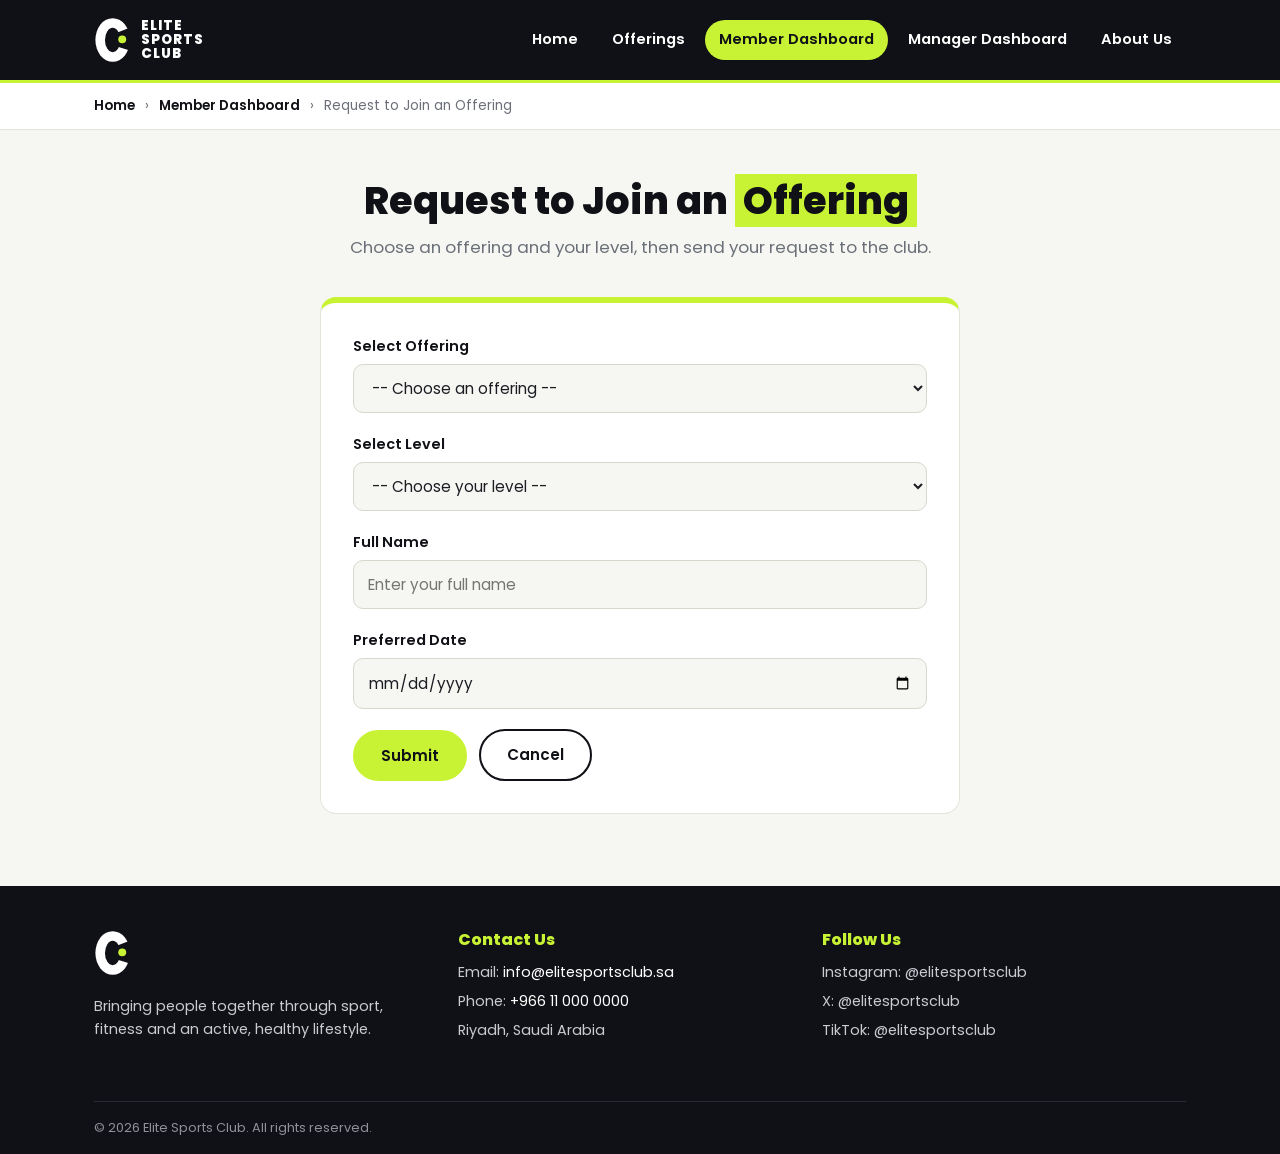
<file: request-join.html>
<!DOCTYPE html>
<html lang="en">
<head>
  <meta charset="utf-8">
  <meta name="viewport" content="width=device-width, initial-scale=1">
  <title>Request to Join an Offering | Elite Sports Club</title>
  <link rel="preconnect" href="https://fonts.googleapis.com">
  <link rel="preconnect" href="https://fonts.gstatic.com" crossorigin>
  <link rel="stylesheet" href="https://fonts.googleapis.com/css2?family=Poppins:wght@400;600;800&amp;display=swap">
  <link rel="stylesheet" href="css/style.css">
</head>
<body>

  <header class="site-header">
    <div class="container header-inner">
      <a class="brand" href="index.html">
        <img src="images/logo.svg" alt="Elite Sports Club logo">
        <span class="brand-name">ELITE<br>SPORTS<br>CLUB</span>
      </a>
      <nav class="main-nav" aria-label="Main navigation">
        <ul>
          <li><a href="index.html">Home</a></li>
          <li><a href="offerings.html">Offerings</a></li>
          <li><a class="active" href="member-dashboard.html">Member Dashboard</a></li>
          <li><a href="manager-dashboard.html">Manager Dashboard</a></li>
          <li><a href="about.html">About Us</a></li>
        </ul>
      </nav>
    </div>
  </header>

  <nav class="breadcrumb" aria-label="Breadcrumb">
    <ol class="container">
      <li><a href="index.html">Home</a></li>
      <li><a href="member-dashboard.html">Member Dashboard</a></li>
      <li aria-current="page">Request to Join an Offering</li>
    </ol>
  </nav>

<main class="container">
    <section class="page-heading request-heading">
      <h1>Request to Join an <span>Offering</span></h1>
      <p class="page-intro">Choose an offering and your level, then send your request to the club.</p>
    </section>

    <form id="request-join-form" class="form-card request-form" action="member-dashboard.html" method="post">
      <div class="form-group">
        <label for="join-offering">Select Offering</label>
        <select id="join-offering" name="offering">
          <option value="">-- Choose an offering --</option>
          <option value="tennis">Championship Tennis</option>
          <option value="football">Football</option>
          <option value="pilates">Pilates</option>
          <option value="swimming">Swimming</option>
          <option value="basketball">Basketball</option>
          <option value="running">Morning Running Club</option>
        </select>
      </div>

      <div class="form-group">
        <label for="join-level">Select Level</label>
        <select id="join-level" name="level">
          <option value="">-- Choose your level --</option>
          <option value="beginner">Beginner</option>
          <option value="intermediate">Intermediate</option>
          <option value="advanced">Advanced</option>
        </select>
      </div>

      <div class="form-group">
        <label for="join-name">Full Name</label>
        <input type="text" id="join-name" name="full-name" placeholder="Enter your full name">
      </div>

      <div class="form-group">
        <label for="join-date">Preferred Date</label>
        <input type="date" id="join-date" name="preferred-date">
      </div>

      <div class="form-actions">
        <button class="btn btn-primary" type="submit">Submit</button>
        <a class="btn btn-outline" href="member-dashboard.html">Cancel</a>
      </div>
    </form>

    <section id="added-requests" class="added-requests" hidden>
      <h2 class="section-title">Requests Added in This Session</h2>
      <div class="table-wrap">
        <table class="data-table">
          <caption class="visually-hidden">Requests added in this session</caption>
          <thead>
            <tr>
              <th scope="col">Offering</th>
              <th scope="col">Level</th>
              <th scope="col">Full Name</th>
              <th scope="col">Preferred Date</th>
              <th scope="col">Status</th>
            </tr>
          </thead>
          <tbody id="added-requests-body"></tbody>
        </table>
      </div>
    </section>
  </main>

  <footer class="site-footer">
    <div class="container footer-inner">
      <div class="footer-col footer-brand">
        <img src="images/logo.svg" alt="Elite Sports Club logo">
        <p>Bringing people together through sport, fitness and an active, healthy lifestyle.</p>
      </div>
      <div class="footer-col">
        <h2>Contact Us</h2>
        <ul>
          <li>Email: <a href="mailto:info@elitesportsclub.sa">info@elitesportsclub.sa</a></li>
          <li>Phone: <a href="tel:+966110000000">+966 11 000 0000</a></li>
          <li>Riyadh, Saudi Arabia</li>
        </ul>
      </div>
      <div class="footer-col">
        <h2>Follow Us</h2>
        <ul>
          <li>Instagram: @elitesportsclub</li>
          <li>X: @elitesportsclub</li>
          <li>TikTok: @elitesportsclub</li>
        </ul>
      </div>
    </div>
    <div class="container footer-bottom">
      <p>&copy; 2026 Elite Sports Club. All rights reserved.</p>
    </div>
  </footer>

  <script src="js/request-join.js"></script>
  <script src="js/theme.js"></script>
</body>
</html>
</file>
<file: css/style.css>
/* Base */

* {
  box-sizing: border-box;
  margin: 0;
  padding: 0;
}

body {
  font-family: "Poppins", Arial, Helvetica, sans-serif;
  font-size: 1rem;
  line-height: 1.6;
  color: #1B1D23;
  background-color: #F6F7F2;
}

img {
  max-width: 100%;
}

a {
  color: #101116;
}

h1,
h2,
h3,
h4 {
  line-height: 1.2;
  color: #101116;
}

h1 {
  font-size: 2.4rem;
  font-weight: 800;
}

h2 {
  font-size: 1.6rem;
  font-weight: 800;
}

h3 {
  font-size: 1.15rem;
  font-weight: 600;
}

ul {
  list-style-type: none;
}

.container {
  max-width: 1140px;
  margin: 0 auto;
  padding-left: 24px;
  padding-right: 24px;
}


/* Header and navigation bar (Flexbox) */

.site-header {
  background-color: #101116;
  border-bottom: 3px solid #C8F334;
}

.header-inner {
  display: flex;
  justify-content: space-between;
  align-items: center;
  min-height: 80px;
}

.brand {
  display: flex;
  align-items: center;
  text-decoration: none;
}

.brand img {
  height: 46px;
  margin-right: 12px;
}

.brand-name {
  color: #FFFFFF;
  font-size: 0.85rem;
  font-weight: 800;
  line-height: 1.05;
  letter-spacing: 1px;
}

.main-nav ul {
  display: flex;
  align-items: center;
}

.main-nav li {
  margin-left: 6px;
}

.main-nav a {
  display: block;
  padding: 8px 14px;
  color: #FFFFFF;
  font-size: 0.92rem;
  font-weight: 600;
  text-decoration: none;
  border-radius: 20px;
}

.main-nav a:hover,
.main-nav a:focus {
  color: #C8F334;
}

.main-nav a.active {
  color: #101116;
  background-color: #C8F334;
}


/* Breadcrumb */

.breadcrumb {
  background-color: #FFFFFF;
  border-bottom: 1px solid #E3E5DC;
}

.breadcrumb ol {
  display: flex;
  flex-wrap: wrap;
  list-style-type: none;
  padding-top: 12px;
  padding-bottom: 12px;
  font-size: 0.85rem;
}

.breadcrumb li {
  color: #6B6F78;
}

.breadcrumb li+li::before {
  content: "›";
  margin: 0 10px;
  color: #6B6F78;
}

.breadcrumb a {
  color: #101116;
  font-weight: 600;
  text-decoration: none;
}

.breadcrumb a:hover {
  text-decoration: underline;
}


/* Page heading and main area */

main {
  padding-top: 48px;
  padding-bottom: 72px;
}

.page-heading {
  margin-bottom: 36px;
}

.page-heading h1 span {
  color: #101116;
  background-color: #C8F334;
  padding: 0 8px;
}

.page-intro {
  margin-top: 10px;
  color: #6B6F78;
  font-size: 1.05rem;
}

.section-title {
  margin-bottom: 18px;
}


/* Buttons */

.btn {
  display: inline-block;
  padding: 12px 26px;
  font-family: "Poppins", Arial, Helvetica, sans-serif;
  font-size: 0.95rem;
  font-weight: 600;
  text-align: center;
  text-decoration: none;
  border: 2px solid #101116;
  border-radius: 30px;
  cursor: pointer;
}

.btn-primary {
  color: #101116;
  background-color: #C8F334;
  border-color: #C8F334;
}

.btn-primary:hover,
.btn-primary:focus {
  background-color: #B5DF22;
  border-color: #B5DF22;
}

.btn-dark {
  color: #FFFFFF;
  background-color: #101116;
}

.btn-dark:hover,
.btn-dark:focus {
  color: #C8F334;
}

.btn-outline {
  color: #101116;
  background-color: transparent;
}

.btn-outline:hover,
.btn-outline:focus {
  color: #FFFFFF;
  background-color: #101116;
}

.btn-danger {
  color: #FFFFFF;
  background-color: #C0392B;
  border-color: #C0392B;
}


/* Cards */

.card {
  background-color: #FFFFFF;
  border: 1px solid #E3E5DC;
  border-radius: 16px;
  padding: 24px;
}


/* Forms */

.form-card {
  max-width: 640px;
  background-color: #FFFFFF;
  border: 1px solid #E3E5DC;
  border-radius: 16px;
  padding: 32px;
}

.form-group {
  margin-bottom: 20px;
}

.form-row {
  display: flex;
  flex-wrap: wrap;
}

.form-row .form-group {
  flex: 1 1 240px;
}

.form-row .form-group+.form-group {
  margin-left: 16px;
}

label {
  display: block;
  margin-bottom: 6px;
  font-size: 0.9rem;
  font-weight: 600;
  color: #101116;
}

input[type="text"],
input[type="email"],
input[type="tel"],
input[type="date"],
input[type="number"],
input[type="file"],
select,
textarea {
  width: 100%;
  padding: 12px 14px;
  font-family: "Poppins", Arial, Helvetica, sans-serif;
  font-size: 0.95rem;
  color: #1B1D23;
  background-color: #F6F7F2;
  border: 1px solid #D5D8CC;
  border-radius: 10px;
}

input:focus,
select:focus,
textarea:focus {
  outline: none;
  border-color: #101116;
  background-color: #FFFFFF;
}

textarea {
  min-height: 130px;
}

fieldset {
  border: 1px solid #E3E5DC;
  border-radius: 12px;
  padding: 16px 20px;
  margin-bottom: 20px;
}

legend {
  padding: 0 8px;
  font-weight: 600;
}


/* Tables */

.table-wrap {
  overflow-x: auto;
}

.data-table {
  width: 100%;
  border-collapse: collapse;
  background-color: #FFFFFF;
  border: 1px solid #E3E5DC;
}

.data-table th {
  padding: 14px 16px;
  text-align: left;
  font-size: 0.85rem;
  letter-spacing: 0.5px;
  color: #FFFFFF;
  background-color: #101116;
}

.data-table td {
  padding: 14px 16px;
  border-bottom: 1px solid #E3E5DC;
}

.status {
  display: inline-block;
  padding: 4px 12px;
  font-size: 0.8rem;
  font-weight: 600;
  border-radius: 20px;
}

.status-completed {
  color: #2E5E0E;
  background-color: #E4F7B5;
}

.status-pending {
  color: #8A5A00;
  background-color: #FFF0C7;
}

.status-declined {
  color: #9B1C1C;
  background-color: #FDE2E2;
}


/* Footer */

.site-footer {
  color: #C9CBD1;
  background-color: #101116;
  font-size: 0.9rem;
}

.footer-inner {
  display: flex;
  flex-wrap: wrap;
  justify-content: space-between;
  padding-top: 44px;
  padding-bottom: 32px;
}

.footer-col {
  flex: 1 1 220px;
  margin-bottom: 20px;
  margin-right: 24px;
}

.footer-col h2 {
  margin-bottom: 12px;
  font-size: 1rem;
  color: #C8F334;
}

.footer-col li {
  margin-bottom: 6px;
}

.footer-col a {
  color: #FFFFFF;
  text-decoration: none;
}

.footer-col a:hover {
  color: #C8F334;
}

.footer-brand img {
  height: 46px;
  margin-bottom: 12px;
}

.footer-bottom {
  padding-bottom: 16px;
  font-size: 0.8rem;
  color: #8E919A;
}

.footer-bottom p {
  padding-top: 16px;
  border-top: 1px solid #2A2C33;
}


/* Home page (index.html) */

/* Club Offerings (offerings.html) */

.eyebrow {
  margin-bottom: 6px;
  text-transform: uppercase;
  font-size: 0.85rem;
  font-weight: 600;
  letter-spacing: 3px;
  color: #6B6F78;
}

.offerings-toolbar {
  display: flex;
  flex-wrap: wrap;
  justify-content: space-between;
  align-items: center;
  margin-bottom: 28px;
  padding: 16px 20px;
  background-color: #FFFFFF;
  border: 1px solid #E3E5DC;
  border-radius: 16px;
}

.offerings-count {
  color: #6B6F78;
}

.offerings-count strong {
  color: #101116;
}

.sort-form {
  display: flex;
  align-items: center;
}

.sort-form label {
  margin-bottom: 0;
  margin-right: 12px;
  white-space: nowrap;
}

.sort-form select {
  width: 210px;
  padding: 10px 14px;
  font-weight: 600;
  background-color: #FFFFFF;
  border: 2px solid #101116;
  border-radius: 30px;
}

.offerings-list {
  display: flex;
  flex-wrap: wrap;
  justify-content: space-between;
}

.offering-card {
  position: relative;
  display: flex;
  flex-direction: column;
  width: 48.5%;
  margin-bottom: 28px;
  overflow: hidden;
  background-color: #FFFFFF;
  border: 2px solid #E3E5DC;
  border-radius: 18px;
}

.offering-card:hover {
  border-color: #C8F334;
}

.offering-card img {
  display: block;
  width: 100%;
  height: auto;
}

.offering-number {
  position: absolute;
  top: 16px;
  left: 16px;
  padding: 4px 14px;
  font-size: 0.8rem;
  font-weight: 800;
  color: #101116;
  background-color: #C8F334;
  border-radius: 20px;
}

.offering-body {
  display: flex;
  flex-direction: column;
  flex: 1;
  padding: 22px 24px 24px;
}

.offering-body h2 {
  margin-bottom: 8px;
  font-size: 1.35rem;
  font-weight: 800;
}

.offering-body p {
  flex: 1;
  margin-bottom: 18px;
  color: #6B6F78;
  font-size: 0.95rem;
}

.offering-meta {
  display: flex;
  justify-content: space-between;
  align-items: center;
  padding-top: 16px;
  border-top: 1px solid #E3E5DC;
}

.level {
  padding: 4px 12px;
  font-size: 0.8rem;
  font-weight: 600;
  color: #101116;
  background-color: #F6F7F2;
  border: 1px solid #E3E5DC;
  border-radius: 20px;
}

.price {
  font-size: 1.3rem;
  font-weight: 800;
  color: #101116;
}

.price small {
  margin-left: 6px;
  padding: 2px 10px;
  font-size: 0.75rem;
  color: #101116;
  background-color: #C8F334;
  border-radius: 20px;
}

/* Offering Details (offering-details.html) */


/* About Us (about.html) */

.about-mission {
  margin-bottom: 40px;
  padding: 28px 32px;
  background-color: #FFFFFF;
  border: 1px solid #E3E5DC;
  border-left: 6px solid #C8F334;
  border-radius: 16px;
}

.about-mission h2,
.team-section h2,
.join-team-section h2 {
  margin-bottom: 12px;
}

.about-mission p {
  max-width: 850px;
}

.team-section {
  margin-bottom: 36px;
}

.team-hint {
  margin-bottom: 18px;
  color: #6B6F78;
  font-size: 0.9rem;
}

.instructors-list {
  display: flex;
  flex-wrap: nowrap;
  gap: 24px;
  overflow-x: auto;
  padding-bottom: 16px;
  scroll-snap-type: x mandatory;
}

.instructor-card {
  flex: 0 0 300px;
  padding: 14px;
  background-color: #FFFFFF;
  border: 1px solid #E3E5DC;
  border-radius: 16px;
  scroll-snap-align: start;
}

.instructor-card:hover {
  border-color: #C8F334;
}

.instructor-photo-link {
  display: block;
}

.instructor-card img {
  display: block;
  width: 100%;
  height: 360px;
  object-fit: cover;
  object-position: top;
  border-radius: 10px;
  margin-bottom: 12px;
}

.instructor-card h3 {
  margin-bottom: 4px;
}

.profile-link {
  color: #101116;
  text-decoration: underline;
  text-decoration-color: #C8F334;
  text-decoration-thickness: 3px;
  text-underline-offset: 4px;
}

.profile-link:hover,
.profile-link:focus {
  background-color: #C8F334;
}

.instructor-card .instructor-specialty {
  margin-bottom: 10px;
  font-size: 0.9rem;
  color: #6B6F78;
}

.view-profile {
  font-size: 0.85rem;
  font-weight: 600;
  color: #101116;
}

.join-intro {
  margin-bottom: 20px;
  color: #6B6F78;
}

.join-team-section {
  padding: 32px;
  background-color: #FFFFFF;
  border: 1px solid #E3E5DC;
  border-top: 6px solid #C8F334;
  border-radius: 16px;
}

.join-team-grid {
  display: flex;
  justify-content: space-between;
}

.form-column {
  width: 48%;
}

.join-team-grid .form-group {
  width: 100%;
  margin-bottom: 16px;
}

.join-team-grid textarea {
  height: 100px;
}

.join-team-section button {
  display: block;
  margin: 0 auto;
}

@media screen and (max-width: 600px) {
  .join-team-grid {
    flex-wrap: wrap;
  }

  .form-column {
    width: 100%;
  }
}

/* Instructor Profile (instructor*.html) */

.instructor-profile {
  max-width: 900px;
}

.instructor-profile-table {
  width: 100%;
  border-collapse: collapse;
  background-color: #FFFFFF;
  border: 2px solid #101116;
  margin-bottom: 28px;
}

.instructor-profile-table th,
.instructor-profile-table td {
  padding: 14px 18px;
  text-align: left;
  vertical-align: middle;
  border: 1px solid #D5D8CC;
}

.instructor-profile-table th {
  width: 26%;
  font-weight: 600;
  color: #101116;
  background-color: #F0F1ED;
}

.instructor-profile-table .instructor-name-row th {
  padding: 18px;
  font-size: 1.5rem;
  font-weight: 800;
  text-align: center;
  color: #C8F334;
  background-color: #101116;
  border-color: #101116;
}

.instructor-profile-table .photo-label {
  width: 30%;
  text-align: center;
}

.instructor-profile-table tbody tr:nth-child(even) td {
  background-color: #FAFBF7;
}

.instructor-profile-table .profile-photo-cell {
  text-align: center;
  background-color: #FFFFFF;
}

.profile-photo {
  display: block;
  width: 180px;
  height: 240px;
  margin: 0 auto;
  object-fit: cover;
  object-position: top;
  border: 3px solid #C8F334;
  border-radius: 10px;
}

.instructor-profile-table td a {
  color: #101116;
  overflow-wrap: anywhere;
}

@media screen and (max-width: 600px) {
  .instructor-profile-table th,
  .instructor-profile-table td {
    padding: 10px 8px;
    font-size: 0.85rem;
  }

  .profile-photo {
    width: 90px;
    height: 130px;
  }
}

/* Member Dashboard (member-dashboard.html) */

.visually-hidden {
  position: absolute;
  width: 1px;
  height: 1px;
  overflow: hidden;
  clip: rect(0, 0, 0, 0);
  white-space: nowrap;
}

.requests-section {
  margin-bottom: 40px;
}

.requests-section .data-table th:first-child {
  border-top-left-radius: 12px;
}

.requests-section .data-table tbody tr:hover {
  background-color: #F6F7F2;
}

.dashboard-links {
  display: flex;
  flex-wrap: wrap;
  gap: 20px;
}

.dashboard-link {
  flex: 1 1 280px;
  padding: 18px 26px;
  font-size: 1rem;
}

/* Request to Join (request-join.html) */
.request-heading {
  text-align: center;
}

.request-form {
  margin-left: auto;
  margin-right: auto;
  border-top: 6px solid #C8F334;
}


/* Offering Evaluation (evaluation.html) */
.evaluation-heading {
  text-align: center;
}

.evaluation-form {
  margin-left: auto;
  margin-right: auto;
  border-top: 6px solid #C8F334;
}

.rating-group {
  padding: 16px 20px 8px;
}

.rating-group legend {
  font-size: 0.9rem;
}

.star-rating {
  display: flex;
  flex-direction: row-reverse;
  justify-content: flex-end;
}

.star-rating input {
  position: absolute;
  opacity: 0;
}

.star-rating label {
  margin-bottom: 0;
  margin-right: 6px;
  font-size: 0;
  cursor: pointer;
}

.star-rating label::before {
  content: "\2605";
  font-size: 2.6rem;
  line-height: 1.2;
  color: #D5D8CC;
}

.star-rating input:checked~label::before,
.star-rating label:hover::before,
.star-rating label:hover~label::before {
  color: #C8F334;
  text-shadow: 0 0 1px #101116, 0 0 1px #101116;
}

.star-rating input:focus-visible+label {
  outline: 2px solid #101116;
  outline-offset: 2px;
}

.rating-labels {
  display: flex;
  justify-content: space-between;
  max-width: 280px;
  margin-bottom: 8px;
  font-size: 0.8rem;
  color: #6B6F78;
}

/* Manager Dashboard (manager-dashboard.html) */

.manager-offerings-section {
  margin-bottom: 40px;
}

.table-action-link {
  font-weight: 600;
  color: #101116;
  text-decoration: none;
}

.table-action-link:hover {
  text-decoration: underline;
  color: #8A5A00;
}
/* Add New Offering (add-offering.html) */

.add-offering-form {
  border-top: 6px solid #C8F334;
}

.field-hint {
  margin-top: 6px;
  font-size: 0.82rem;
  color: #6B6F78;
}

.form-actions {
  display: flex;
  align-items: center;
  margin-top: 8px;
}

.form-actions .btn+.btn {
  margin-left: 12px;
}

/* Manage Leaders and Instructors (manage-team.html) */

.manage-team-wrapper {
  max-width: 900px;
  margin: 0 auto;
}

.team-delete-section {
  margin-bottom: 48px;
}

.delete-header-bar {
  display: flex;
  flex-wrap: wrap;
  justify-content: space-between;
  align-items: center;
  gap: 12px;
  margin-bottom: 8px;
}

.delete-header-bar h2 {
  font-size: 1.5rem;
}

.btn-danger:hover,
.btn-danger:focus {
  background-color: #A02F23;
  border-color: #A02F23;
}

.team-hint {
  margin-bottom: 18px;
}

.delete-header-bar .btn {
  padding: 10px 24px;
}

.team-member-list {
  display: flex;
  flex-direction: column;
  gap: 16px;
}

.instructor-row-item {
  display: flex;
  align-items: center;
  justify-content: space-between;
  padding: 12px 20px;
  background-color: #FFFFFF;
  border: 1px solid #E3E5DC;
  border-radius: 12px;
}

.instructor-thumb-box {
  width: 64px;
  height: 64px;
  flex: 0 0 64px;
  overflow: hidden;
  border-radius: 8px;
  border: 1px solid #D5D8CC;
  background-color: #F6F7F2;
}

.instructor-thumb-box img {
  width: 100%;
  height: 100%;
  object-fit: cover;
  display: block;
}

.instructor-row-name {
  flex: 1;
  margin-left: 20px;
  font-size: 1.05rem;
  font-weight: 600;
  color: #101116;
}

.instructor-row-check input[type="checkbox"] {
  width: 22px;
  height: 22px;
  cursor: pointer;
  accent-color: #101116;
}

.team-add-section {
  padding-top: 24px;
  border-top: 2px solid #E3E5DC;
}

.team-add-section h2 {
  font-size: 1.5rem;
  margin-bottom: 24px;
}

.instructor-form-columns {
  display: flex;
  gap: 36px;
}

.instructor-form-columns .form-column {
  flex: 1;
}

.form-actions-right {
  display: flex;
  justify-content: flex-end;
  margin-top: 16px;
}

.form-actions-right .btn {
  padding: 10px 36px;
}

@media (max-width: 700px) {
  .instructor-form-columns {
    flex-direction: column;
    gap: 0;
  }
}
/* Small screens */

@media screen and (max-width: 860px) {
  .header-inner {
    flex-direction: column;
    padding-top: 14px;
    padding-bottom: 14px;
  }

  .main-nav ul {
    flex-wrap: wrap;
    justify-content: center;
    margin-top: 12px;
  }

  h1 {
    font-size: 1.9rem;
  }

  .offering-card {
    width: 100%;
  }

  .sort-form {
    margin-top: 12px;
  }

}

/* Home page styling*/
.home-main {
  padding: 0;
}

.home-hero {
  background: #101116;
  color: #fff;
}

.hero-layout {
  display: flex;
  align-items: center;
  gap: 46px;
  padding-top: 62px;
  padding-bottom: 62px;
}

.hero-copy,
.hero-visual {
  flex: 1 1 0;
  min-width: 0;
}

.hero-copy .eyebrow {
  color: #C8F334;
}

.hero-copy h1 {
  font-size: clamp(2.5rem, 5vw, 4.3rem);
  line-height: 1.09;
  color: #fff;
  margin: 14px 0 22px;
}

.hero-copy h1 span {
  color: #C8F334;
}

.hero-copy>p:not(.eyebrow) {
  color: #D8D9DC;
  max-width: 490px;
}

.hero-actions {
  display: flex;
  align-items: center;
  flex-wrap: wrap;
  gap: 24px;
  margin-top: 30px;
}

.hero-stat {
  color: #fff;
  white-space: nowrap;
}

.hero-stat strong {
  color: #C8F334;
  font-size: 2rem;
  margin-right: 6px;
}

.hero-visual img {
  display: block;
  width: 100%;
  height: 390px;
  object-fit: cover;
  border-radius: 18px;
}

.home-section {
  padding-top: 70px;
  padding-bottom: 70px;
}

.home-section-heading {
  margin-bottom: 26px;
}

.home-section-heading h2 {
  font-size: 2rem;
  margin-bottom: 8px;
}

.home-section-heading>p:last-child {
  color: #6B6F78;
}

.featured-programs,
.reviews-grid {
  display: flex;
  gap: 22px;
  align-items: stretch;
}

.featured-card,
.review-card {
  flex: 1 1 0;
  min-width: 0;
  background: #fff;
  border: 1px solid #E3E5DC;
  border-radius: 16px;
  overflow: hidden;
}

.featured-card {
  display: flex;
  flex-direction: column;
  transition: transform .2s, border-color .2s;
}

.featured-card:hover,
.featured-card:focus-within {
  transform: translateY(-4px);
  border-color: #C8F334;
}

.featured-card>img {
  width: 100%;
  height: 185px;
  object-fit: cover;
  display: block;
}

.featured-body {
  padding: 22px;
  display: flex;
  flex: 1;
  flex-direction: column;
  background-color: #101116;
}

.featured-body h3 {
  margin-bottom: 10px;
  color: #c5f32c;
}

.featured-body p {
  color: #d9dde6;
  font-size: .9rem;
}

.featured-body>a {
  display: inline-block;
  align-self: flex-start;
  margin-top: auto;
  padding-top: 18px;
  font-weight: 600;
  text-decoration: none;
  color: #fdfdfb;
}

.featured-body>a:hover,
.featured-body>a:focus {
  text-decoration: underline;
  color: #B5DF22;
}

.featured-more {
  display: none;
  color: #101116;
  background: #c9f047;
  border-radius: 10px;
  padding: 12px;
  margin-top: 14px;
  font-size: .85rem;
}

.featured-more strong,
.featured-more span {
  display: block;
}

.featured-card:hover .featured-more,
.featured-card:focus-within .featured-more {
  display: block;
}

.home-reviews {
  background: #ECEFE7;
}

.review-card {
  padding: 22px;
  border: 2px solid #c5f32c;
  box-shadow: 0 6px 18px rgba(16, 17, 22, 0.08);
  transition: transform .2s, box-shadow .2s;
}

.review-top {
  display: flex;
  justify-content: space-between;
  flex-wrap: wrap;
  gap: 10px;
  border-bottom: 1px solid #c5f32c;
  padding-bottom: 14px;
  margin-bottom: 16px;
}

.review-card:hover {
  transform: scale(1.02);
  box-shadow: 0 0 20px rgba(27, 28, 27, 0.5);
}

.review-top strong,
.review-top span:not(.review-stars) {
  display: block;
}

.review-top span:not(.review-stars) {
  color: #6B6F78;
  font-size: .8rem;
}

.review-top {
  align-items: center;
}

.review-pic {
  width: 64px;
  height: 64px;
  border-radius: 50%;
  object-fit: cover;
}

.review-info {
  flex: 1;
}

.review-info h3 {
  font-size: 1rem;
}

.review-stars {
  font-size: 1.1rem;
  letter-spacing: 1px;
  color: #353633;
  white-space: nowrap;
}

.review-card>p {
  font-size: .9rem;
}

.home-extra {
  display: flex;
  align-items: center;
  gap: 50px;
}

.home-extra>div {
  flex: 1 1 0;
}

.home-extra h2 {
  margin-bottom: 14px;
}

.home-extra a {
  color: #c5f32c;
  box-shadow: 0 0 20px rgba(27, 28, 27, 0.5);
}

.home-extra a:hover {
  color: #fafbfe;
  text-decoration: underline;
  transform: scale(1.03);
}

.home-extra>div>p:not(.eyebrow) {
  margin-bottom: 22px;
  color: #6B6F78;
}

.extra-benefits {
  display: grid;
  gap: 14px;
}

.extra-benefits .card {
  padding: 18px 22px;
  background-color: #101116;
  --shadow-color: #c5f32c;
  filter: drop-shadow(1px 2px 8px var(--shadow-color));
}

.extra-benefits h3 {
  margin-bottom: 6px;
  color: #c5f32c;
}

.extra-benefits p {
  font-size: .88rem;
  color: #d0d5e0;

}

@media (max-width: 850px) {

  .hero-layout,
  .home-extra {
    flex-direction: column;
    align-items: stretch;
  }

  .featured-programs,
  .reviews-grid {
    flex-wrap: wrap;
  }

  .featured-card,
  .review-card {
    flex: 1 1 260px;
  }

  .hero-visual img {
    height: 290px;
  }

  .home-section {
    padding-top: 48px;
    padding-bottom: 48px;

  }
}

@media (max-width: 600px) {
  .hero-layout {
    padding-top: 40px;
    padding-bottom: 40px;
  }

  .hero-copy h1 {
    font-size: 2.5rem;
  }

  .featured-card,
  .review-card {
    flex-basis: 100%;
  }

}

/* Instructor profile back link */

.profile-back {
  margin-top: 4px;
}

/* Offering Details (offering-details.html) */

.details-layout {
  display: flex;
  flex-wrap: wrap;
  align-items: flex-start;
  gap: 48px;
}

.details-image {
  flex: 0 1 380px;
}

.details-image img {
  display: block;
  width: 100%;
  aspect-ratio: 1 / 1;
  object-fit: cover;
  border-radius: 16px;
}

.details-information {
  display: flex;
  flex: 1 1 360px;
  flex-direction: column;
  gap: 26px;
  padding: 28px 32px;
  background-color: #FFFFFF;
  border: 1px solid #E3E5DC;
  border-top: 6px solid #C8F334;
  border-radius: 16px;
}

.details-name h2 {
  font-size: 1.8rem;
}

.details-info-row {
  display: flex;
  align-items: flex-start;
  gap: 18px;
}

.details-icon-image {
  display: block;
  flex: 0 0 52px;
  width: 52px;
  height: 52px;
  padding: 6px;
  object-fit: contain;
  background-color: #FFFFFF;
  border: 1px solid #E3E5DC;
  border-radius: 12px;
}

.details-info-row h3 {
  margin-bottom: 4px;
}

.details-info-row p {
  color: #6B6F78;
}

.details-info-row a {
  font-weight: 600;
  color: #101116;
}

/* Website themes (index.html) */
.theme-toggle {
  margin-top: 26px;
  padding: 10px 22px;
  font-family: "Poppins", Arial, Helvetica, sans-serif;
  font-size: 0.9rem;
  font-weight: 600;
  color: #FFFFFF;
  background-color: transparent;
  border: 2px solid #C8F334;
  border-radius: 30px;
  cursor: pointer;
}

.theme-toggle:hover,
.theme-toggle:focus {
  color: #101116;
  background-color: #C8F334;
}

body.dark-theme {
  color: #E8EAE3;
  background-color: #1B1D23;
}

.dark-theme .home-section-heading h2,
.dark-theme .home-extra h2,
.dark-theme .review-info h3 {
  color: #FFFFFF;
}

.dark-theme .eyebrow {
  color: #C8F334;
}

.dark-theme .home-section-heading > p:last-child,
.dark-theme .home-extra > div > p:not(.eyebrow),
.dark-theme .review-top span:not(.review-stars) {
  color: #A9ADB6;
}

.dark-theme .home-reviews {
  background-color: #23252D;
}

.dark-theme .review-card {
  color: #E8EAE3;
  background-color: #2C2F38;
  border-color: #C8F334;
}

.dark-theme .review-stars {
  color: #C8F334;
}

.dark-theme .featured-card {
  border-color: #3A3D47;
}

.dark-theme .home-extra .btn-dark {
  color: #101116;
  background-color: #C8F334;
  border-color: #C8F334;
}


/* ============================================================
   PART 2 — Responsive Web Design and JavaScript feature styles
   Applies to the shared navigation, images, and tables.
   ============================================================ */

/* Prevent large media from overflowing narrow phone screens. */
img, video, iframe { max-width: 100%; }
img { height: auto; }

/* Long table content stays accessible through horizontal scrolling.
   Applies to tables on all pages without changing their HTML. */
@media screen and (max-width: 600px) {
  .data-table, .instructor-profile-table {
    display: block;
    max-width: 100%;
    overflow-x: auto;
    -webkit-overflow-scrolling: touch;
  }
}

/* Tablet / smaller laptop navigation: wrap links instead of clipping. */
@media screen and (max-width: 860px) {
  .header-inner { gap: 10px; }
  .main-nav { width: 100%; }
  .main-nav ul { display: flex; flex-wrap: wrap; justify-content: center; gap: 4px; }
  .main-nav li { margin-left: 0; }
}

/* Phone: single-column Home cards, compact navigation and hero. */
@media screen and (max-width: 600px) {
  .container { padding-left: 16px; padding-right: 16px; }
  .header-inner { align-items: center; }
  .main-nav ul { gap: 4px 6px; }
  .main-nav a { display: block; font-size: 0.82rem; padding: 7px 9px; }
  .hero-layout { gap: 24px; }
  .hero-copy h1 { font-size: clamp(1.8rem, 8vw, 2.5rem); }
  .hero-visual img { width: 100%; height: auto; max-height: 300px; object-fit: cover; }
  .featured-programs, .reviews-grid { flex-direction: column; }
  .featured-card, .review-card { flex: 1 1 auto; width: 100%; min-width: 0; }
  .featured-more { display: block; } /* Touch users can read hover details. */
  .footer-bottom { flex-wrap: wrap; gap: 8px; }
}

.footer-clock { font-variant-numeric: tabular-nums; }
.back-to-top {
  position: fixed;
  right: 20px;
  bottom: 20px;
  z-index: 1000;
  padding: 12px 16px;
  border: 2px solid #101116;
  border-radius: 24px;
  background: #C8F334;
  color: #101116;
  font: 600 0.9rem "Poppins", Arial, sans-serif;
  cursor: pointer;
  box-shadow: 0 4px 14px rgba(0,0,0,0.2);
}
.back-to-top[hidden] { display: none; }
.back-to-top:focus-visible { outline: 3px solid #FFFFFF; outline-offset: 3px; }
@media (prefers-reduced-motion: reduce) { html { scroll-behavior: auto; } }

/* Part 5 - Request to Join: added requests list */

.added-requests {
  max-width: 900px;
  margin: 48px auto 0;
}
/* Dark theme for the shared parts of the inner pages */
.dark-theme h1,
.dark-theme h2,
.dark-theme h3,
.dark-theme .page-intro,
.dark-theme .about-mission p,
.dark-theme .team-hint,
.dark-theme .join-intro,
.dark-theme label,
.dark-theme .field-hint,
.dark-theme .breadcrumb,
.dark-theme .breadcrumb a,
.dark-theme .offering-body p,
.dark-theme .offering-body h2 {
  color: #E8EAE3;
}

.dark-theme .form-card,
.dark-theme .offering-card,
.dark-theme .instructor-card,
.dark-theme .data-table,
.dark-theme .team-delete-section,
.dark-theme .team-add-section {
  color: #E8EAE3;
  background-color: #2C2F38;
  border-color: #3A3D47;
}

.dark-theme .data-table th,
.dark-theme .data-table td {
  color: #E8EAE3;
  border-color: #3A3D47;
}

.dark-theme .data-table th {
  background-color: #23252D;
}

.dark-theme .breadcrumb,
.dark-theme .offerings-toolbar {
  color: #E8EAE3;
  background-color: #23252D;
}

.dark-theme .offerings-count,
.dark-theme .breadcrumb li {
  color: #E8EAE3;
}

.dark-theme strong,
.dark-theme .breadcrumb [aria-current] {
  color: #FFFFFF;
}

.dark-theme .about-mission,
.dark-theme .join-team-section {
  color: #E8EAE3;
  background-color: #2C2F38;
}

.dark-theme .about-mission h2,
.dark-theme .about-mission p,
.dark-theme .join-team-section h2 {
  color: #E8EAE3;
}

.dark-theme .btn-outline {
  color: #E8EAE3;
  border-color: #E8EAE3;
}
</file>
